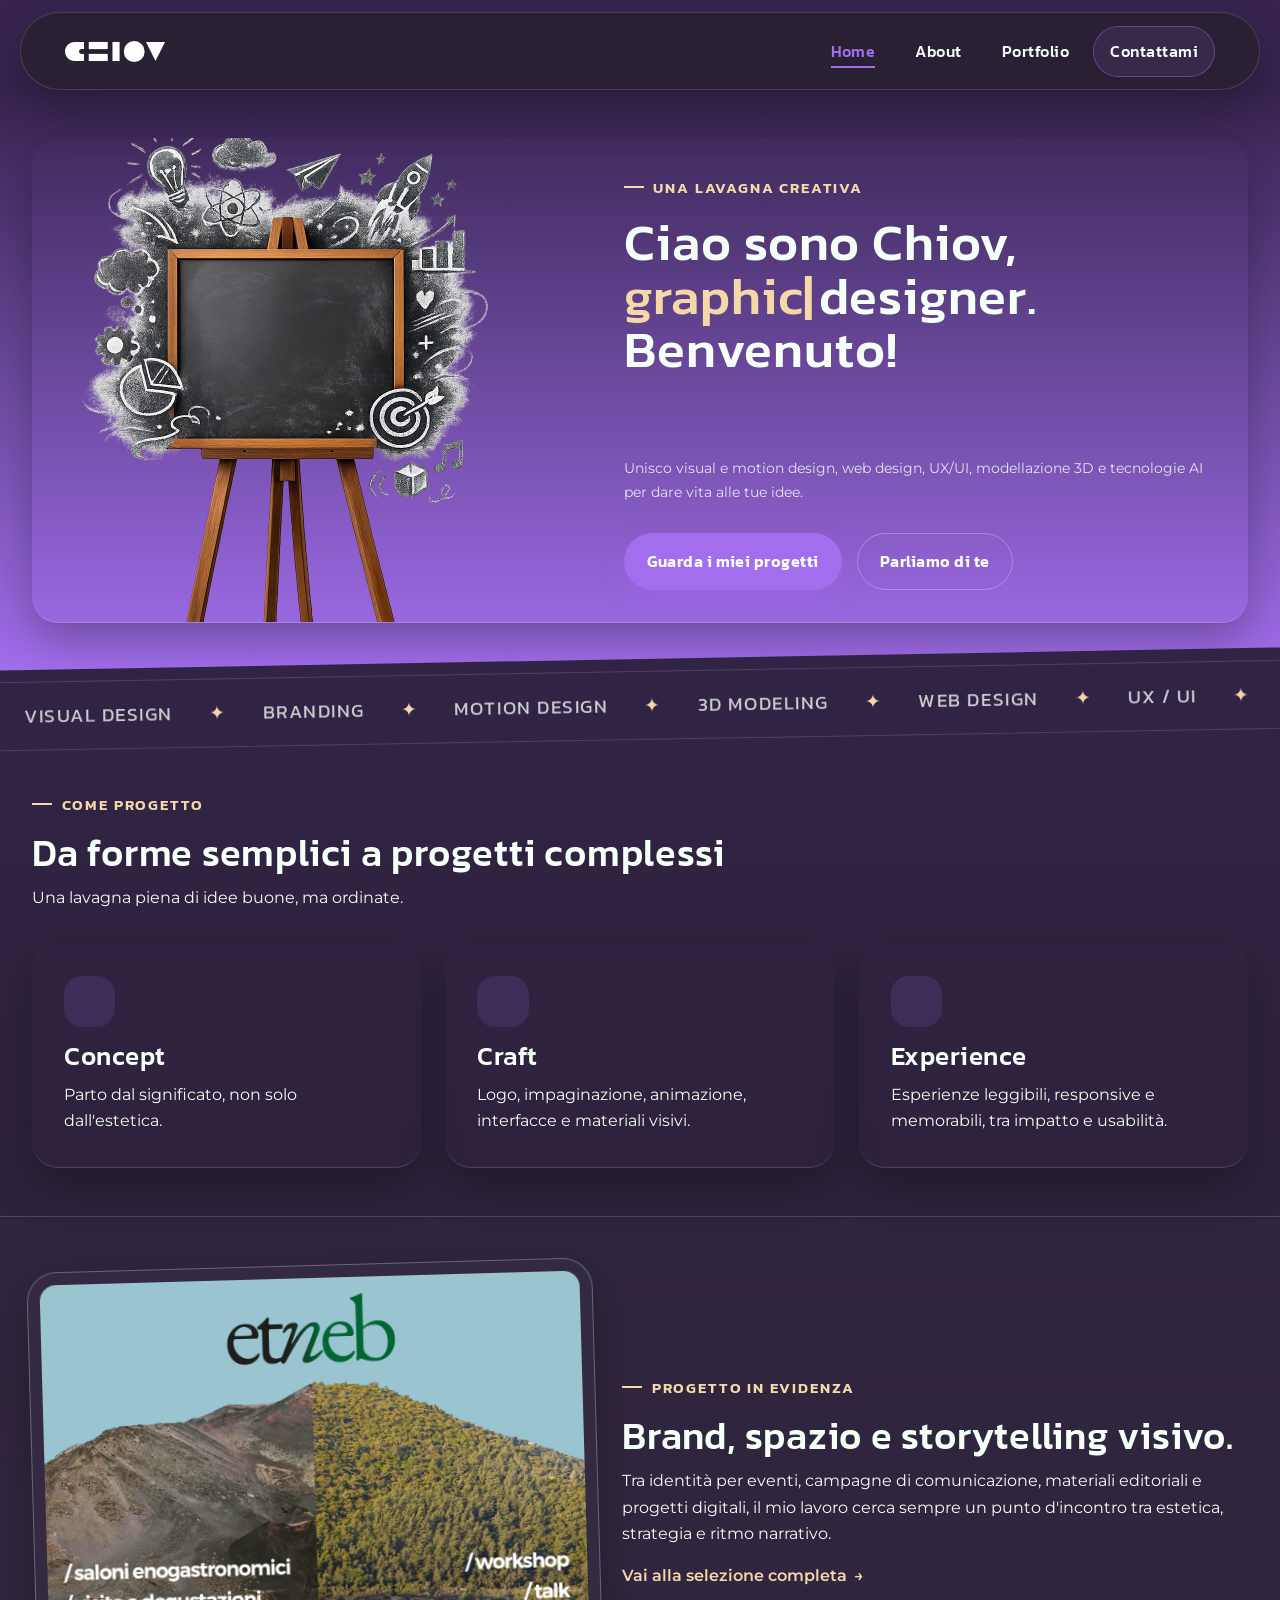
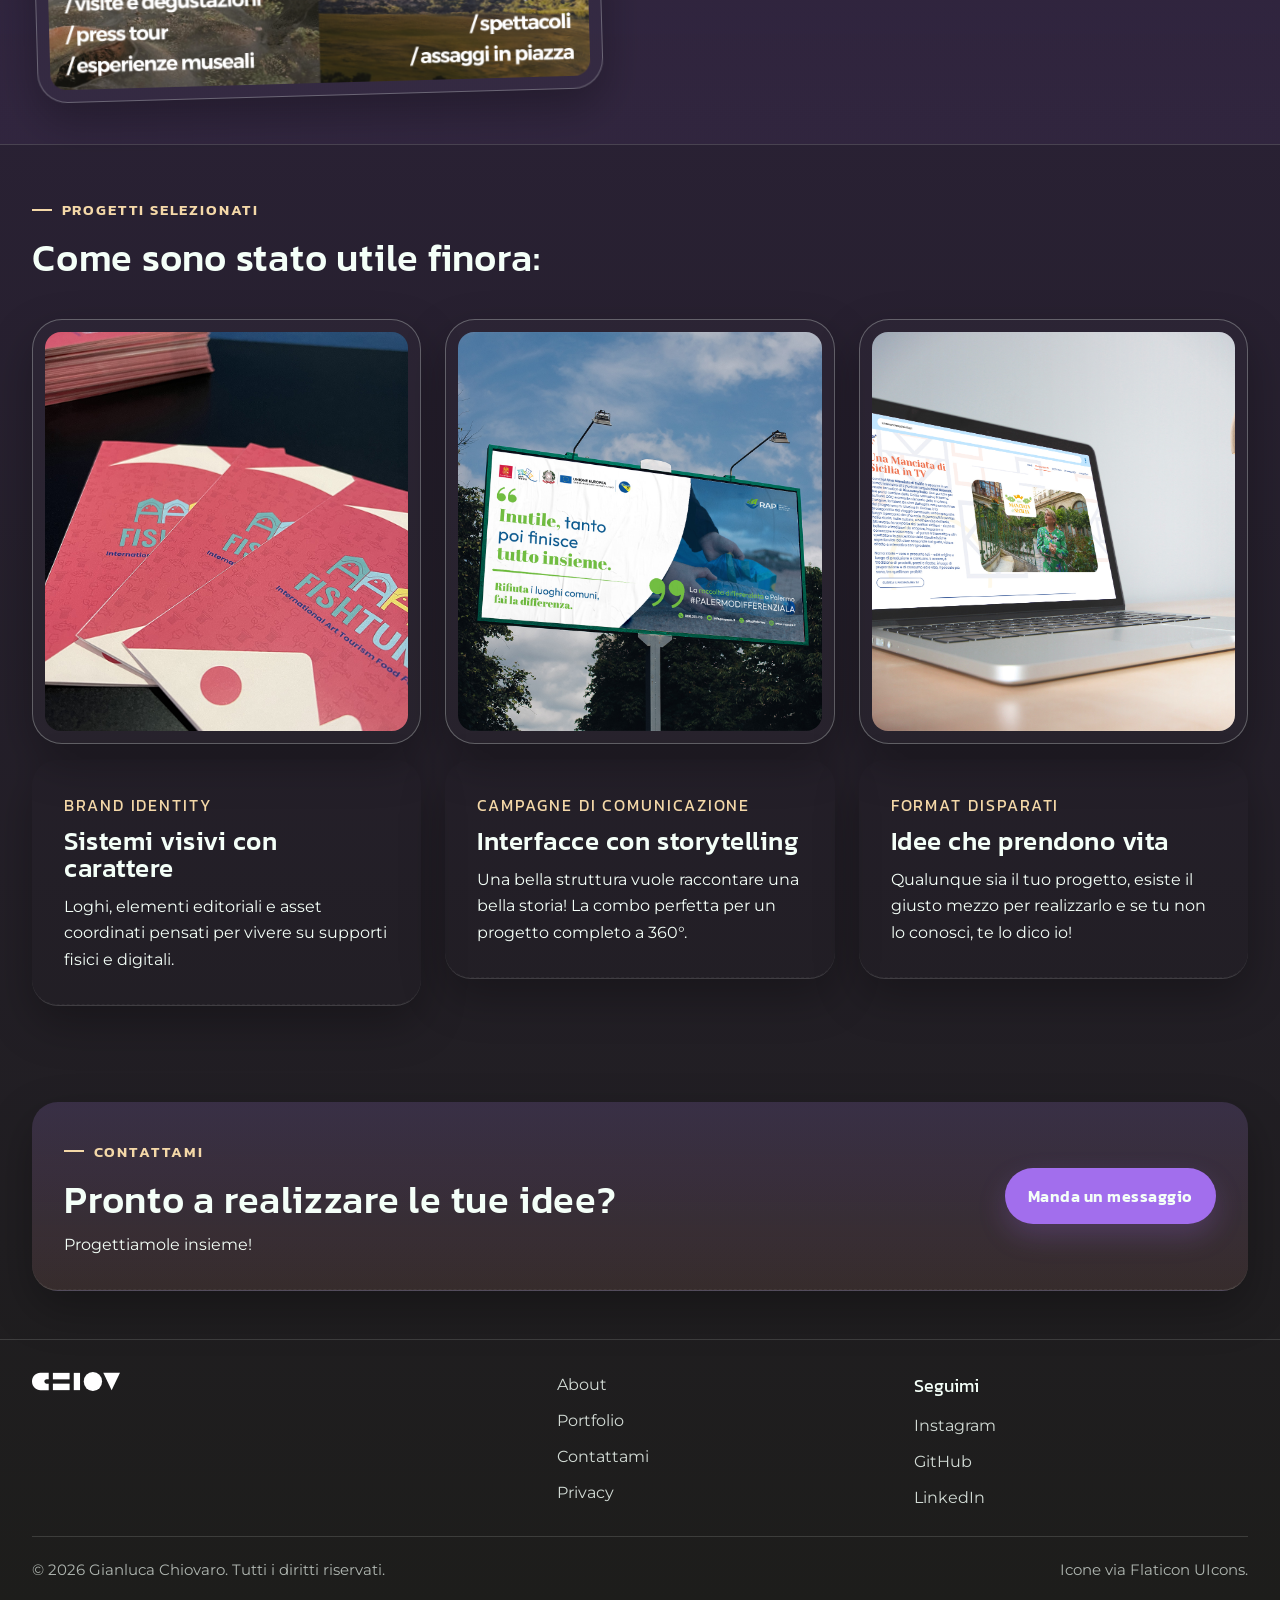
<file: index.html>
<!DOCTYPE html>
<html lang="it">
<head>
  <meta charset="UTF-8">
  <meta name="viewport" content="width=device-width, initial-scale=1.0">
  <title>Gianluca Chiovaro | Graphic Designer, Visual & Web Designer a Palermo</title>
  <meta name="description" content="Portfolio di Gianluca Chiovaro, graphic designer laureato all'Accademia di Belle Arti di Palermo. Visual design, motion design, 3D, web design, UX/UI e front-end creativo.">
  <meta name="keywords" content="Gianluca Chiovaro, graphic designer Palermo, visual designer, web designer, UX UI designer, motion design, portfolio grafico, HTML CSS">
  <meta name="author" content="Gianluca Chiovaro">
  <meta name="robots" content="index, follow">
  <meta name="theme-color" content="#1d1d1b">
  <meta property="og:locale" content="it_IT">
  <meta property="og:type" content="website">
  <meta property="og:title" content="Gianluca Chiovaro | Graphic Designer & Visual Storyteller">
  <meta property="og:description" content="Una lavagna creativa di branding, visual design, motion, 3D e web design.">
  <meta property="og:url" content="https://elchiov.github.io/portfolio/">
  <meta property="og:site_name" content="Gianluca Chiovaro Portfolio">
  <meta property="og:image" content="img/og-cover.jpg">
  <meta name="twitter:card" content="summary_large_image">
  <meta name="twitter:title" content="Gianluca Chiovaro | Graphic Designer & Visual Storyteller">
  <meta name="twitter:description" content="Una lavagna creativa di brand identity, motion, 3D, web design e UX/UI.">
  <meta name="twitter:image" content="img/og-cover.jpg">
  <link rel="canonical" href="https://elchiov.github.io/portfolio/">
  <link rel="icon" type="image/svg+xml" sizes="any" href="img/favicon.svg">
  <link rel="preconnect" href="https://fonts.googleapis.com">
  <link rel="preconnect" href="https://fonts.gstatic.com" crossorigin>
  <link href="https://fonts.googleapis.com/css2?family=Kanit:wght@300;400;500;600;700;800&family=Montserrat:wght@400;500;600;700&display=swap" rel="stylesheet">
  <link rel="stylesheet" href="https://cdn.jsdelivr.net/npm/bootstrap@5.3.7/dist/css/bootstrap.min.css">
  <link rel="stylesheet" href="https://cdn-uicons.flaticon.com/uicons-regular-rounded/css/uicons-regular-rounded.css">
  <link rel="stylesheet" href="style.css">
</head>
<body>

  <header class="site-header">
    <nav class="navbar navbar-expand-lg chalk-nav" aria-label="Navigazione principale">
      <div class="container-fluid site-shell">
        <a class="navbar-brand brand-mark" href="index.html" aria-label="Homepage di Gianluca Chiovaro">
            <img src="img/logo.svg" class="brand-mark" alt="Logo Chiov">
        </a>
        <button class="navbar-toggler chalk-toggler" type="button" data-bs-toggle="collapse" data-bs-target="#mainNavbar" aria-controls="mainNavbar" aria-expanded="false" aria-label="Apri il menu">
          <span></span>
          <span></span>
          <span></span>
        </button>
        <div class="collapse navbar-collapse" id="mainNavbar">
          <ul class="navbar-nav ms-auto align-items-lg-center gap-lg-2">
            <li class="nav-item"><a class="nav-link active" href="index.html" aria-current="page">Home</a></li>
            <li class="nav-item"><a class="nav-link" href="about.html">About</a></li>
            <li class="nav-item"><a class="nav-link" href="portfolio.html">Portfolio</a></li>
            <li class="nav-item"><a class="nav-link nav-link--cta" href="contattami.html">Contattami</a></li>
          </ul>
        </div>
      </div>
    </nav>
  </header>

  <main id="main-content">
    
    <section class="hero-section">
      <div class="container-fluid site-shell">
        <div class="split-feature chalk-card">
          <div class="hero-grid">
         <img src="img/hero-home.png" alt="Immagine di lavagna nera con illustrazioni disegnate con il gesso che simboleggiano la creatività">
          </div>
          <div class="hero-grid">
            <div class="hero-copy">
              <p class="section-kicker fade-in delay-1">Una lavagna creativa</p>
                <section class="typewriter-hero fade-in delay-1">
                  <div class="typewriter-box">
                    <h1>Ciao sono Chiov, <br>
                      <span id="typewriter-text"></span>
                      <span class="cursor">|</span> designer. <br>Benvenuto!
                    </h1>
                  </div>
                </section>
              <p class="lead-copy fade-in delay-2">Unisco visual e motion design, web design, UX/UI, modellazione 3D e tecnologie AI per dare vita alle tue idee.</p>
              <div class="hero-actions fade-in delay-3">
                <a class="btn btn-primary chalk-btn" href="portfolio.html">Guarda i miei progetti</a>
                <a class="btn btn-outline-light chalk-btn chalk-btn--ghost" href="contattami.html">Parliamo di te</a>
              </div>
           </div>
          </div>
        </div>
      </div>
    </section>

    <section class="marquee-section" aria-label="Competenze principali">
      <div class="marquee-track">
        <span>Visual Design</span>
        <span>Branding</span>
        <span>Motion Design</span>
        <span>3D Modeling</span>
        <span>Web Design</span>
        <span>UX / UI</span>
        <span>Web writing</span>
        <span>AI Design</span>
        <span>Visual Design</span>
        <span>Branding</span>
        <span>Motion Design</span>
        <span>3D Modeling</span>
        <span>Web Design</span>
        <span>UX / UI</span>
      </div>
    </section>

    <section class="section-block">
      <div class="container-fluid site-shell">
        <div class="section-head">
          <p class="section-kicker">Come progetto</p>
          <h2>Da forme semplici a progetti complessi</h2>
          <p>Una lavagna piena di idee buone, ma ordinate.</p>
        </div>
        <div class="approach-grid">
          <article class="chalk-card icon-card fade-in delay-1">
            <div class="icon-badge"><i class="fi fi-rr-bulb"></i></div>
            <h3>Concept</h3>
            <p>Parto dal significato, non solo dall'estetica.</p>
          </article>
          <article class="chalk-card icon-card fade-in delay-2">
            <div class="icon-badge"><i class="fi fi-rr-pencil-paintbrush"></i></div>
            <h3>Craft</h3>
            <p>Logo, impaginazione, animazione, interfacce e materiali visivi.</p>
          </article>
          <article class="chalk-card icon-card fade-in delay-3">
            <div class="icon-badge"><i class="fi fi-rr-screen"></i></div>
            <h3>Experience</h3>
            <p>Esperienze leggibili, responsive e memorabili, tra impatto e usabilità.</p>
          </article>
        </div>
      </div>
    </section>

    <section class="section-block section-block--contrast">
      <div class="container-fluid site-shell">
        <div class="split-feature">
          <div class="split-feature__media chalk-frame chalk-frame--tilt-left">
            <img src="img/etneb/etneb-copertina.png" alt="Anteprima di un progetto in evidenza">
          </div>
          <div class="split-feature__copy fade-in">
            <p class="section-kicker">Progetto in evidenza</p>
            <h2>Brand, spazio e storytelling visivo.</h2>
            <p>Tra identità per eventi, campagne di comunicazione, materiali editoriali e progetti digitali, il mio lavoro cerca sempre un punto d'incontro tra estetica, strategia e ritmo narrativo.</p>
            <a class="text-link" href="portfolio.html">Vai alla selezione completa <span aria-hidden="true">→</span></a>
          </div>
        </div>
      </div>
    </section>

    <section class="section-block">
      <div class="container-fluid site-shell">
        <div class="section-head section-head--compact">
          <p class="section-kicker">Progetti selezionati</p>
          <h2>Come sono stato utile finora:</h2>
        </div>
        <div class="project-grid">
          <article class="project-card">
            <a href="portfolio.html#project-01" class="project-card__link">
              <div class="project-card__image chalk-frame fade-in delay-1">
                <img src="img/fishtuna/fishtuna-copertina.jpg" alt="Anteprima progetto">
              </div>
              <div class="project-card__body chalk-card fade-in">
                <p class="project-card__category">Brand identity</p>
                <h3>Sistemi visivi con carattere</h3>
                <p>Loghi, elementi editoriali e asset coordinati pensati per vivere su supporti fisici e digitali.</p>
              </div>
            </a>
          </article>
          <article class="project-card">
            <a href="portfolio.html#project-02" class="project-card__link">
              <div class="project-card__image chalk-frame fade-in delay-2">
                <img src="img/rap/rap-copertina.jpg" alt="Anteprima progetto">
              </div>
              <div class="project-card__body chalk-card fade-in">
                <p class="project-card__category">Campagne di comunicazione</p>
                <h3>Interfacce con storytelling</h3>
                <p>Una bella struttura vuole raccontare una bella storia! La combo perfetta per un progetto completo a 360°. </p>
              </div>
            </a>
          </article>
          <article class="project-card">
            <a href="portfolio.html#project-03" class="project-card__link">
              <div class="project-card__image chalk-frame fade-in delay-3">
                <img src="img/umds/umds-copertina.jpg" alt="Anteprima progetto">
              </div>
              <div class="project-card__body chalk-card fade-in">
                <p class="project-card__category">Format disparati</p>
                <h3>Idee che prendono vita</h3>
                <p>Qualunque sia il tuo progetto, esiste il giusto mezzo per realizzarlo e se tu non lo conosci, te lo dico io!</p>
              </div>
            </a>
          </article>
        </div>
      </div>
    </section>

    <section class="section-block section-block--contact-cta">
      <div class="container-fluid site-shell">
        <div class="cta-panel chalk-card chalk-card--accent fade-in">
          <div>
            <p class="section-kicker">Contattami</p>
            <h2>Pronto a realizzare le tue idee?</h2>
            <p>Progettiamole insieme!</p>
          </div>
          <a class="btn btn-primary chalk-btn" href="contattami.html">Manda un messaggio</a>
        </div>
      </div>
    </section>
  </main>

  <footer class="site-footer">
    <div class="container-fluid site-shell">
      <div class="footer-grid">
        <div>
            <a class="footer-brand brand-mark" href="index.html" aria-label="Homepage di Chiov">
            <img src="img/logo.svg" class="brand-mark" alt="Logo Chiov">
            </a>
        </div>
        <nav aria-label="Link secondari">
          <ul class="footer-links">
            <li><a href="about.html">About</a></li>
            <li><a href="portfolio.html">Portfolio</a></li>
            <li><a href="contattami.html">Contattami</a></li>
            <li><a href="privacy.html">Privacy</a></li>
          </ul>
        </nav>
        <div>
          <p class="footer-title">Seguimi</p>
          <ul class="social-links">
            <li><a href="https://www.instagram.com/chiov_99/" target="_blank" rel="noopener noreferrer">Instagram</a></li>
            <li><a href="https://github.com/Elchiov" target="_blank" rel="noopener noreferrer">GitHub</a></li>
            <li><a href="https://www.linkedin.com/in/chiov99/" target="_blank" rel="noopener noreferrer">LinkedIn</a></li>
          </ul>
        </div>
      </div>
      <div class="footer-bottom">
        <p>© 2026 Gianluca Chiovaro. Tutti i diritti riservati.</p>
        <p>Icone via Flaticon UIcons.</p>
      </div>
    </div>
  </footer>

  <script src="https://cdn.jsdelivr.net/npm/bootstrap@5.3.7/dist/js/bootstrap.bundle.min.js"></script>
  <script>
  const phrases = [
    "graphic",
    "motion",
    "visual",
    "UX/UI",
    "web",
    "AI"
  ];

  const textElement = document.getElementById("typewriter-text");

  let phraseIndex = 0;
  let letterIndex = 0;
  let isDeleting = false;
  let typingSpeed = 100;

  function typeEffect() {
    const currentPhrase = phrases[phraseIndex];

    if (!isDeleting) {
      textElement.textContent = currentPhrase.substring(0, letterIndex + 1);
      letterIndex++;

      if (letterIndex === currentPhrase.length) {
        isDeleting = true;
        typingSpeed = 1600; // pausa a fine frase
      } else {
        typingSpeed = 100;
      }
    } else {
      textElement.textContent = currentPhrase.substring(0, letterIndex - 1);
      letterIndex--;

      if (letterIndex === 0) {
        isDeleting = false;
        phraseIndex = (phraseIndex + 1) % phrases.length;
        typingSpeed = 400; // pausa prima della frase successiva
      } else {
        typingSpeed = 45;
      }
    }

    setTimeout(typeEffect, typingSpeed);
  }

  typeEffect();
</script>

<script>
  const elements = document.querySelectorAll('.fade-in');

  const observer = new IntersectionObserver((entries) => {
    entries.forEach(entry => {
      if (entry.isIntersecting) {
        entry.target.classList.add('show');
      }
    });
  }, {
    threshold: 0.2
  });

  elements.forEach(el => observer.observe(el));
</script>

</body>
</html>
</file>
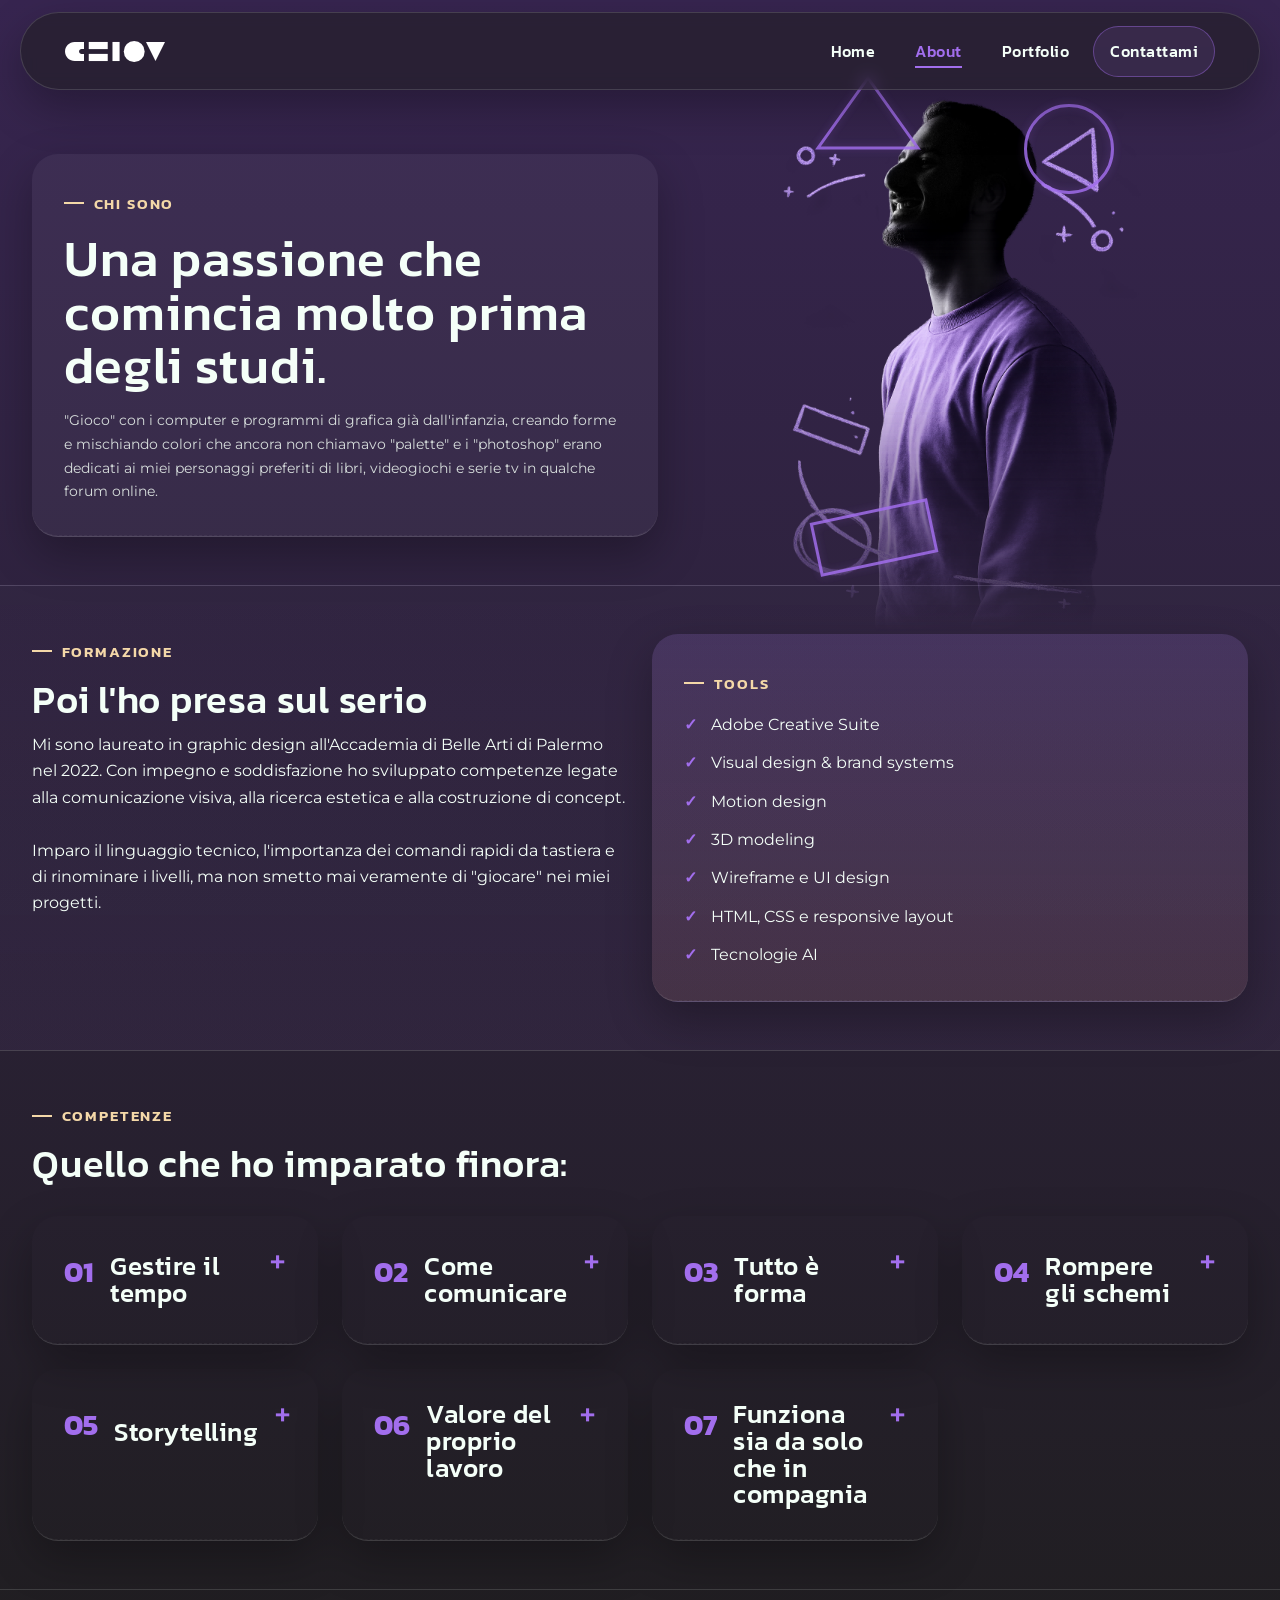
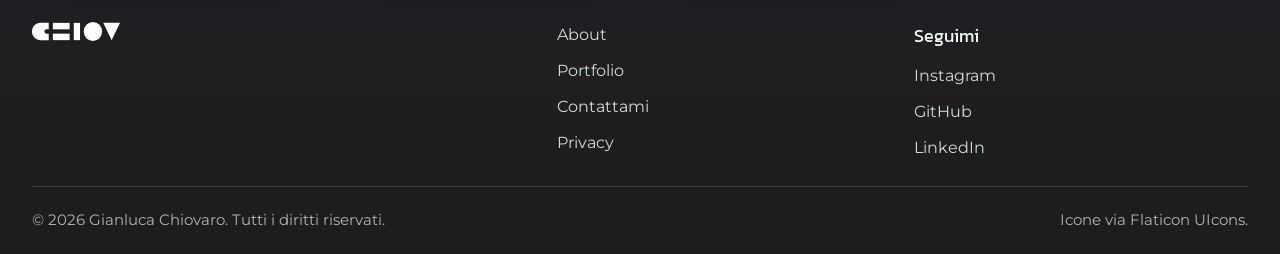
<file: about.html>
<!DOCTYPE html>
<html lang="it">
<head>
  <meta charset="UTF-8">
  <meta name="viewport" content="width=device-width, initial-scale=1.0">
  <title>About | Gianluca Chiovaro, Graphic Designer a Palermo</title>
  <meta name="description" content="Scopri il profilo di Gianluca Chiovaro: formazione, approccio progettuale, strumenti e visione creativa tra visual design, web e UX/UI.">
  <meta name="robots" content="index, follow">
  <meta name="theme-color" content="#1d1d1b">
  <meta property="og:locale" content="it_IT">
  <meta property="og:type" content="website">
  <meta property="og:title" content="About | Gianluca Chiovaro">
  <meta property="og:description" content="Il mio approccio tra visual design, motion, 3D e progettazione digitale.">
  <meta property="og:url" content="https://elchiov.github.io/portfolio/about.html">
  <meta property="og:image" content="img/og-cover.jpg">
  <link rel="canonical" href="https://elchiov.github.io/portfolio/about.html">
  <link rel="icon" type="image/svg+xml" sizes="any" href="img/favicon.svg">
  <link rel="preconnect" href="https://fonts.googleapis.com">
  <link rel="preconnect" href="https://fonts.gstatic.com" crossorigin>
  <link href="https://fonts.googleapis.com/css2?family=Kanit:wght@300;400;500;600;700;800&family=Montserrat:wght@400;500;600;700&display=swap" rel="stylesheet">
  <link rel="stylesheet" href="https://cdn.jsdelivr.net/npm/bootstrap@5.3.7/dist/css/bootstrap.min.css">
  <link rel="stylesheet" href="https://cdn-uicons.flaticon.com/uicons-regular-rounded/css/uicons-regular-rounded.css">
  <link rel="stylesheet" href="style.css">
</head>
<body>
  <header class="site-header">
    <nav class="navbar navbar-expand-lg chalk-nav" aria-label="Navigazione principale">
      <div class="container-fluid site-shell">
        <a class="navbar-brand brand-mark" href="index.html" aria-label="Homepage di Gianluca Chiovaro">
            <img src="img/logo.svg" class="brand-mark" alt="Logo Chiov">
        </a>
        <button class="navbar-toggler chalk-toggler" type="button" data-bs-toggle="collapse" data-bs-target="#mainNavbar" aria-controls="mainNavbar" aria-expanded="false" aria-label="Apri il menu">
          <span></span>
          <span></span>
          <span></span>
        </button>
        <div class="collapse navbar-collapse" id="mainNavbar">
          <ul class="navbar-nav ms-auto align-items-lg-center gap-lg-2">
            <li class="nav-item"><a class="nav-link" href="index.html" aria-current="page">Home</a></li>
            <li class="nav-item"><a class="nav-link active" href="about.html" aria-current="page">About</a></li>
            <li class="nav-item"><a class="nav-link" href="portfolio.html">Portfolio</a></li>
            <li class="nav-item"><a class="nav-link nav-link--cta" href="contattami.html">Contattami</a></li>
          </ul>
        </div>
      </div>
    </nav>
  </header>

  <main id="main-content" class="page-main">
    <section class="page-hero">
      <div class="container-fluid site-shell">
        <div class="page-hero__grid">
          <div class="chalk-card chalk-card--soft">
            <p class="section-kicker fade-in delay-1">Chi sono</p>
            <h1 class="fade-in delay-2">Una passione che comincia molto prima degli studi.</h1>
            <p class="lead-copy fade-in delay-3">"Gioco" con i computer e programmi di grafica già dall'infanzia, creando forme e mischiando colori che ancora non chiamavo "palette" e i "photoshop" erano dedicati ai miei personaggi preferiti di libri, videogiochi e serie tv in qualche forum online.</p>
          </div>

          <div class="hero-portrait fade-in delay-3">
            <div class="geo-shapes">
              <span class="shape circle"></span>
              <svg class="shape triangle" height="100" width="200">
                <polygon points="150,90 100,20 50,90" style="fill:transparent;stroke:#a26eed;stroke-width:3" />
              </svg>
              <span class="shape rect"></span>
            </div>
            <img src="img/chiov.png" alt="Foto profilo di Chiov">
          </div>
        </div>
      </div>
    </section>

    <section class="section-block section-block--contrast">
      <div class="container-fluid site-shell">
        <div class="cv-layout">
          <article class="section-head">
            <p class="section-kicker fade-in delay-1">Formazione</p>
            <h2 class="fade-in delay-2">Poi l'ho presa sul serio</h2>
            <p class="fade-in delay-3">Mi sono laureato in graphic design all'Accademia di Belle Arti di Palermo nel 2022.
              Con impegno e soddisfazione ho sviluppato competenze legate alla comunicazione visiva, alla ricerca estetica e alla costruzione di concept.</p>
            <p class="fade-in delay-3"><br>Imparo il linguaggio tecnico, l'importanza dei comandi rapidi da tastiera e di rinominare i livelli, ma non smetto mai veramente di "giocare" nei miei progetti.</p>
          </article>
          <aside class="chalk-card chalk-card--accent fade-in delay-3">
            <p class="section-kicker">Tools</p>
            <ul class="check-list">
              <li>Adobe Creative Suite</li>
              <li>Visual design &amp; brand systems</li>
              <li>Motion design</li>
              <li>3D modeling</li>
              <li>Wireframe e UI design</li>
              <li>HTML, CSS e responsive layout</li>
              <li>Tecnologie AI</li>
            </ul>
          </aside>
        </div>
      </div>
    </section>

    <section class="section-block">
      <div class="container-fluid site-shell">
        <div class="section-head">
          <p class="section-kicker fade-in delay-1">Competenze</p>
          <h2 class="fade-in delay-2">Quello che ho imparato finora:</h2>
        </div>

        <div class="timeline-grid fade-in delay-3">
          <article class="chalk-card timeline-step">
            <button class="timeline-step__trigger" type="button" aria-expanded="false">
              <span class="timeline-step__num">01</span>
                <h3>Gestire il tempo</h3>
              <span class="timeline-step__plus">+</span>
            </button>
          <div class="timeline-step__content">
            <p>Prendersi il giusto tempo per la progettazione significa impiegarne meno nella realizzazione, l'ottimizzazione è fondamentale.</p>
          </div>
          </article>

      <article class="chalk-card timeline-step">
        <button class="timeline-step__trigger" type="button" aria-expanded="false">
          <span class="timeline-step__num">02</span>
          <h3>Come comunicare</h3>
          <span class="timeline-step__plus">+</span>
        </button>
        <div class="timeline-step__content">
          <p>Per quanto mi piaccia prendermi poco sul serio, a volte il tecnicismo in più può aiutare a definire la giusta direzione.</p>
        </div>
      </article>

      <article class="chalk-card timeline-step">
        <button class="timeline-step__trigger" type="button" aria-expanded="false">
          <span class="timeline-step__num">03</span>
          <h3>Tutto è forma</h3>
          <span class="timeline-step__plus">+</span>
        </button>
        <div class="timeline-step__content">
          <p>Molti colleghi mi capiranno: dopo anni di comunicazione visiva e teoria sulla percezione, tutto diventa un'insieme logico di forme, margini e misure.</p>
        </div>
      </article>

      <article class="chalk-card timeline-step">
        <button class="timeline-step__trigger" type="button" aria-expanded="false">
          <span class="timeline-step__num">04</span>
          <h3>Rompere gli schemi</h3>
          <span class="timeline-step__plus">+</span>
        </button>
        <div class="timeline-step__content">
          <p>"Le regole sono fatte per essere infrante": per carità, senza esagerare ma, per quanto banale, rompere gli schemi può portare a risultati incredibili!</p>
        </div>
      </article>

         <article class="chalk-card timeline-step">
           <button class="timeline-step__trigger" type="button" aria-expanded="false">
             <span class="timeline-step__num">05</span>
             <h3>Storytelling</h3>
              <span class="timeline-step__plus">+</span>
           </button>
           <div class="timeline-step__content">
              <p>Realizzare progetti "belli da vedere" è sicuramente soddisfacente ma questi diventano realmente "importanti" quando raccontano una storia, un sentimento, un processo.</p>
            </div>
         </article>

          <article class="chalk-card timeline-step">
            <button class="timeline-step__trigger" type="button" aria-expanded="false">
              <span class="timeline-step__num">06</span>
              <h3>Valore del proprio lavoro</h3>
              <span class="timeline-step__plus">+</span>
           </button>
           <div class="timeline-step__content">
          <p>Qui sembrare spocchiosi purtroppo è naturale ma, senza malizia, a volte darsi una pacca sulla spalla da soli può aiutarti a rimanere sognatori e professionisti.</p>
           </div>
          </article>

          <article class="chalk-card timeline-step">
            <button class="timeline-step__trigger" type="button" aria-expanded="false">
              <span class="timeline-step__num">07</span>
              <h3>Funziona sia da solo che in compagnia</h3>
              <span class="timeline-step__plus">+</span>
            </button>
            <div class="timeline-step__content">
              <p>Ho avuto modo di lavorare in squadra e di essere "il capo di me stesso", entrambe le situazioni, nonostante tutto, funzionano!</p>
            </div>
          </article>
        </div>
      </div>
    </section>
  </main>

  <footer class="site-footer">
    <div class="container-fluid site-shell">
      <div class="footer-grid">
        <div>
            <a class="footer-brand brand-mark" href="index.html" aria-label="Homepage di Gianluca Chiovaro">
            <img src="img/logo.svg" class="brand-mark" alt="Logo Chiov">
            </a>
        </div>
        <nav aria-label="Link secondari">
          <ul class="footer-links">
            <li><a href="about.html">About</a></li>
            <li><a href="portfolio.html">Portfolio</a></li>
            <li><a href="contattami.html">Contattami</a></li>
            <li><a href="privacy.html">Privacy</a></li>
          </ul>
        </nav>
        <div>
          <p class="footer-title">Seguimi</p>
          <ul class="social-links">
            <li><a href="https://www.instagram.com/chiov_99/" target="_blank" rel="noopener noreferrer">Instagram</a></li>
            <li><a href="https://github.com/Elchiov" target="_blank" rel="noopener noreferrer">GitHub</a></li>
            <li><a href="https://www.linkedin.com/in/chiov99/" target="_blank" rel="noopener noreferrer">LinkedIn</a></li>
          </ul>
        </div>
      </div>
      <div class="footer-bottom">
        <p>© 2026 Gianluca Chiovaro. Tutti i diritti riservati.</p>
        <p>Icone via Flaticon UIcons.</p>
      </div>
    </div>
  </footer>
  <script src="https://cdn.jsdelivr.net/npm/bootstrap@5.3.7/dist/js/bootstrap.bundle.min.js"></script>

<script>
  const elements = document.querySelectorAll('.fade-in');

  const observer = new IntersectionObserver((entries) => {
    entries.forEach(entry => {
      if (entry.isIntersecting) {
        entry.target.classList.add('show');
      }
    });
  }, {
    threshold: 0.2
  });

  elements.forEach(el => observer.observe(el));
</script>  

<script>
  const accordionButtons = document.querySelectorAll('.timeline-step__trigger');

  accordionButtons.forEach((button) => {
    button.addEventListener('click', () => {
      const currentStep = button.closest('.timeline-step');
      const isOpen = currentStep.classList.contains('is-open');

      document.querySelectorAll('.timeline-step').forEach((step) => {
        step.classList.remove('is-open');
        step.querySelector('.timeline-step__trigger').setAttribute('aria-expanded', 'false');
      });

      if (!isOpen) {
        currentStep.classList.add('is-open');
        button.setAttribute('aria-expanded', 'true');
      }
    });
  });
</script>  

</body>
</html>
</file>
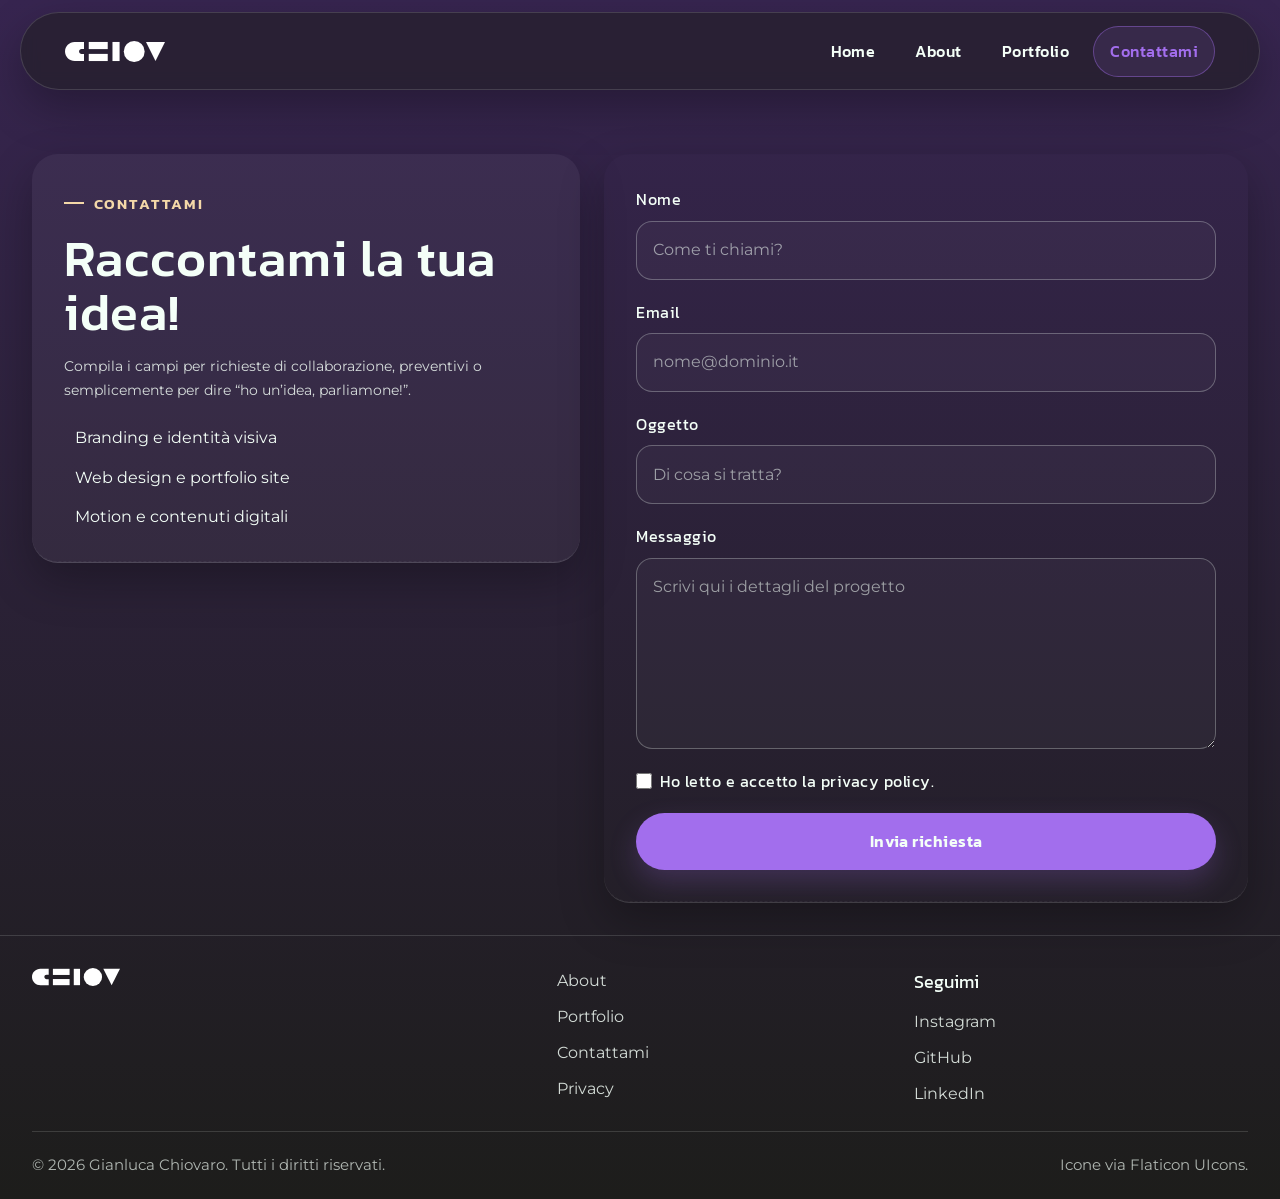
<file: contattami.html>
<!DOCTYPE html>
<html lang="it">
<head>
  <meta charset="UTF-8">
  <meta name="viewport" content="width=device-width, initial-scale=1.0">
  <title>Contattami | Gianluca Chiovaro</title>
  <meta name="description" content="Contatta Gianluca Chiovaro tramite il form del portfolio per collaborazioni, progetti creativi, branding, motion, web design e UX/UI.">
  <meta name="robots" content="index, follow">
  <meta name="theme-color" content="#1d1d1b">
  <meta property="og:title" content="Contattami | Gianluca Chiovaro">
  <meta property="og:description" content="Apri una conversazione per il tuo prossimo progetto creativo.">
  <meta property="og:image" content="img/og-cover.jpg">
  <meta property="og:url" content="https://elchiov.github.io/portfolio/contattami.html">
  <link rel="canonical" href="https://elchiov.github.io/portfolio/contattami.html">
  <link rel="icon" type="image/svg+xml" sizes="any" href="img/favicon.svg">
  <link rel="preconnect" href="https://fonts.googleapis.com">
  <link rel="preconnect" href="https://fonts.gstatic.com" crossorigin>
  <link href="https://fonts.googleapis.com/css2?family=Kanit:wght@300;400;500;600;700;800&family=Montserrat:wght@400;500;600;700&display=swap" rel="stylesheet">
  <link rel="stylesheet" href="https://cdn.jsdelivr.net/npm/bootstrap@5.3.7/dist/css/bootstrap.min.css">
  <link rel="stylesheet" href="https://cdn-uicons.flaticon.com/uicons-regular-rounded/css/uicons-regular-rounded.css">
  <link rel="stylesheet" href="style.css">
</head>
<body>
  <header class="site-header">
    <nav class="navbar navbar-expand-lg chalk-nav" aria-label="Navigazione principale">
      <div class="container-fluid site-shell">
        <a class="navbar-brand brand-mark" href="index.html" aria-label="Homepage di Gianluca Chiovaro">
            <img src="img/logo.svg" class="brand-mark" alt="Logo Chiov">
        </a>
        <button class="navbar-toggler chalk-toggler" type="button" data-bs-toggle="collapse" data-bs-target="#mainNavbar" aria-controls="mainNavbar" aria-expanded="false" aria-label="Apri il menu">
          <span></span>
          <span></span>
          <span></span>
        </button>
        <div class="collapse navbar-collapse" id="mainNavbar">
          <ul class="navbar-nav ms-auto align-items-lg-center gap-lg-2">
            <li class="nav-item"><a class="nav-link" href="index.html" aria-current="page">Home</a></li>
            <li class="nav-item"><a class="nav-link" href="about.html">About</a></li>
            <li class="nav-item"><a class="nav-link" href="portfolio.html">Portfolio</a></li>
            <li class="nav-item"><a class="nav-link nav-link--cta active" href="contattami.html" aria-current="page">Contattami</a></li>
          </ul>
        </div>
      </div>
    </nav>
  </header>

  <main id="main-content" class="page-main">
    <section class="page-hero page-hero--compact">
      <div class="container-fluid site-shell">
        <div class="contact-layout">
          <div class="chalk-card chalk-card--soft">
            <p class="section-kicker">Contattami</p>
            <h1>Raccontami la tua idea!</h1>
            <p class="lead-copy">Compila i campi per richieste di collaborazione, preventivi o semplicemente per dire “ho un’idea, parliamone!”.</p>
            <ul class="contact-points">
              <li><i class="fi fi-rr-comment"></i> Branding e identità visiva</li>
              <li><i class="fi fi-rr-browser"></i> Web design e portfolio site</li>
              <li><i class="fi fi-rr-play"></i> Motion e contenuti digitali</li>
            </ul>
          </div>
          <form class="chalk-card contact-form" action="#" method="post">
            <div class="form-field">
              <label for="name">Nome</label>
              <input type="text" id="name" name="name" placeholder="Come ti chiami?" required>
            </div>
            <div class="form-field">
              <label for="email">Email</label>
              <input type="email" id="email" name="email" placeholder="nome@dominio.it" required>
            </div>
            <div class="form-field">
              <label for="subject">Oggetto</label>
              <input type="text" id="subject" name="subject" placeholder="Di cosa si tratta?" required>
            </div>
            <div class="form-field">
              <label for="message">Messaggio</label>
              <textarea id="message" name="message" rows="6" placeholder="Scrivi qui i dettagli del progetto" required></textarea>
            </div>
            <div class="form-field form-field--checkbox">
              <input type="checkbox" id="privacy" name="privacy" required>
              <label for="privacy">Ho letto e accetto la <a href="privacy.html">privacy policy</a>.</label>
            </div>
            <button class="btn btn-primary chalk-btn" type="submit">Invia richiesta</button>
          </form>
        </div>
      </div>
    </section>
  </main>

  <footer class="site-footer">
    <div class="container-fluid site-shell">
      <div class="footer-grid">
        <div>
            <a class="footer-brand brand-mark" href="index.html" aria-label="Homepage di Gianluca Chiovaro">
            <img src="img/logo.svg" class="brand-mark" alt="Logo Chiov">
            </a>
        </div>
        <nav aria-label="Link secondari">
          <ul class="footer-links">
            <li><a href="about.html">About</a></li>
            <li><a href="portfolio.html">Portfolio</a></li>
            <li><a href="contattami.html">Contattami</a></li>
            <li><a href="privacy.html">Privacy</a></li>
          </ul>
        </nav>
        <div>
          <p class="footer-title">Seguimi</p>
          <ul class="social-links">
            <li><a href="https://www.instagram.com/chiov_99/" target="_blank" rel="noopener noreferrer">Instagram</a></li>
            <li><a href="https://github.com/Elchiov" target="_blank" rel="noopener noreferrer">GitHub</a></li>
            <li><a href="https://www.linkedin.com/in/chiov99/" target="_blank" rel="noopener noreferrer">LinkedIn</a></li>
          </ul>
        </div>
      </div>
      <div class="footer-bottom">
        <p>© 2026 Gianluca Chiovaro. Tutti i diritti riservati.</p>
        <p>Icone via Flaticon UIcons.</p>
      </div>
    </div>
  </footer>
  <script src="https://cdn.jsdelivr.net/npm/bootstrap@5.3.7/dist/js/bootstrap.bundle.min.js"></script>
</body>
</html>
</file>
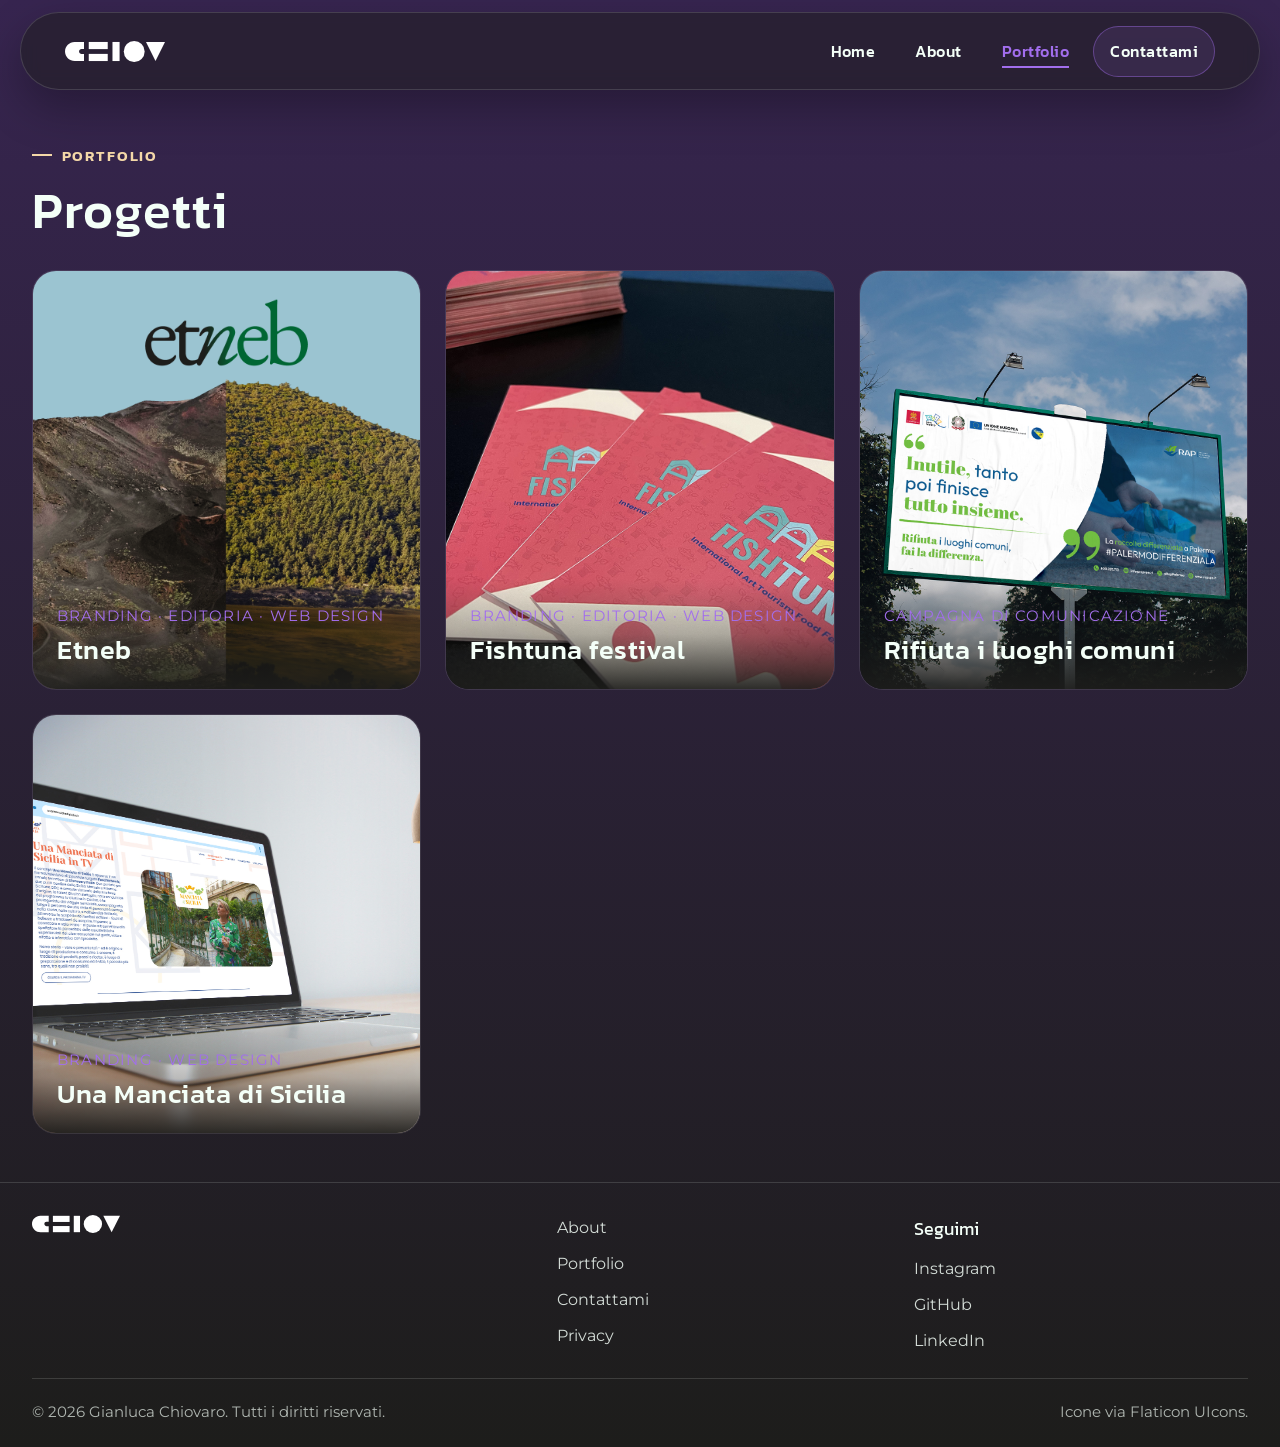
<file: portfolio.html>
<!DOCTYPE html>
<html lang="it">
<head>
  <meta charset="UTF-8">
  <meta name="viewport" content="width=device-width, initial-scale=1.0">
  <title>Portfolio | Gianluca Chiovaro</title>
  <meta name="description" content="Selezione di progetti di Gianluca Chiovaro tra brand identity, grafica editoriale, campagne, motion, 3D, web design e UX/UI.">
  <meta name="robots" content="index, follow">
  <meta name="theme-color" content="#1d1d1b">
  <meta property="og:title" content="Portfolio | Gianluca Chiovaro">
  <meta property="og:description" content="Una galleria di lavori tra branding, digital, motion e 3D.">
  <meta property="og:image" content="img/og-cover.jpg">
  <meta property="og:url" content="https://elchiov.github.io/portfolio/portfolio.html">
  <link rel="canonical" href="https://elchiov.github.io/portfolio/portfolio.html">
  <link rel="icon" type="image/svg+xml" sizes="any" href="img/favicon.svg">
  <link rel="preconnect" href="https://fonts.googleapis.com">
  <link rel="preconnect" href="https://fonts.gstatic.com" crossorigin>
  <link href="https://fonts.googleapis.com/css2?family=Kanit:wght@300;400;500;600;700;800&family=Montserrat:wght@400;500;600;700&display=swap" rel="stylesheet">
  <link rel="stylesheet" href="https://cdn.jsdelivr.net/npm/bootstrap@5.3.7/dist/css/bootstrap.min.css">
  <link rel="stylesheet" href="https://cdn-uicons.flaticon.com/uicons-regular-rounded/css/uicons-regular-rounded.css">
  <link rel="stylesheet" href="style.css">
</head>
<body>
  <header class="site-header">
    <nav class="navbar navbar-expand-lg chalk-nav" aria-label="Navigazione principale">
      <div class="container-fluid site-shell">
        <a class="navbar-brand brand-mark" href="index.html" aria-label="Homepage di Gianluca Chiovaro">
            <img src="img/logo.svg" class="brand-mark" alt="Logo Chiov">
        </a>
        <button class="navbar-toggler chalk-toggler" type="button" data-bs-toggle="collapse" data-bs-target="#mainNavbar" aria-controls="mainNavbar" aria-expanded="false" aria-label="Apri il menu">
          <span></span>
          <span></span>
          <span></span>
        </button>
        <div class="collapse navbar-collapse" id="mainNavbar">
          <ul class="navbar-nav ms-auto align-items-lg-center gap-lg-2">
            <li class="nav-item"><a class="nav-link" href="index.html" aria-current="page">Home</a></li>
            <li class="nav-item"><a class="nav-link" href="about.html">About</a></li>
            <li class="nav-item"><a class="nav-link active" href="portfolio.html" aria-current="page">Portfolio</a></li>
            <li class="nav-item"><a class="nav-link nav-link--cta" href="contattami.html">Contattami</a></li>
          </ul>
        </div>
      </div>
    </nav>
  </header>

<main class="portfolio-page">

  <section class="portfolio-list section-block">
    <div class="container-fluid site-shell">
      <div class="section-head">
        <p class="section-kicker fade-in delay-1">Portfolio</p>
        <h1 class="fade-in delay-2">Progetti</h1>
      </div>

      <div class="projects-grid fade-in delay-3">        

        <article class="project-card" data-project="project-04">
          <img src="img/etneb/etneb-copertina-2.png" alt="Progetto Etneb">
          <div class="project-card__content">
            <p class="project-card__meta">Branding · Editoria · Web design</p>
            <h2>Etneb</h2>
          </div>
        </article>          

        <article class="project-card" data-project="project-01">
          <img src="img/fishtuna/fishtuna-copertina.jpg" alt="Progetto Fishtuna 2023">
          <div class="project-card__content">
            <p class="project-card__meta">Branding · Editoria · Web design</p>
            <h2>Fishtuna festival</h2>
          </div>
        </article>

        <article class="project-card" data-project="project-02">
          <img src="img/rap/rap-copertina.jpg" alt="Campagna di comunicazione per RAP">
          <div class="project-card__content">
            <p class="project-card__meta">Campagna di comunicazione</p>
            <h2>Rifiuta i luoghi comuni</h2>
          </div>
        </article>

        <article class="project-card" data-project="project-03">
          <img src="img/umds/umds-copertina.jpg" alt="Progetto Una Manciata di Sicilia">
          <div class="project-card__content">
            <p class="project-card__meta">Branding · Web design</p>
            <h2>Una Manciata di Sicilia</h2>
          </div>
        </article>
      </div>
    </div>
  </section>

  <section class="project-view" id="project-view" aria-hidden="true">
    <div class="project-view__inner">

      <div class="project-view__topbar">
        <button class="project-view__back" type="button" id="project-back">
          ← Torna ai progetti
        </button>

        <nav class="project-breadcrumb" aria-label="Breadcrumb">
          <a href="index.html">Home</a>
          <span>/</span>
          <a href="portfolio.html">Portfolio</a>
          <span>/</span>
          <span id="project-breadcrumb-current">Progetto</span>
        </nav>
      </div>

      <div class="project-detail active" id="project-04">
        <div class="project-hero">
          <div class="project-hero__text">
            <p class="section-kicker">Branding · Editoria · Web Design</p>
            <h2>Etneb</h2>
            <p class="project-lead">
              Collaborazione con TempoReale
            </p>
          </div>
          <div class="project-hero__media">
            <img src="img/etneb/etneb-portfolio-copertina.png" alt="Anteprima progetto Etneb">
          </div>
        </div>

        <div class="project-body">
          <section class="project-section">
            <h3>Overview</h3>
            <p>Una manifestazione diffusa che celebra il patrimonio culturale, paesaggistico ed enogastronomico dei territori dell’Etna e dei Nebrodi.</p>
          </section>

          <section class="project-section">
            <h3>Obiettivo</h3>
            <p>Per la manifestazione mi sono occupato di realizzare il logo, la brand identity e la creatività dei mezzi offline. L'obiettivo principale
              era realizzare un'identità visiva che riuscisse a esprimere appieno entrambi i territori dell'Etna e dei Nebrodi.
            </p>
          </section>

          <section class="project-section project-gallery">
            <h3>Gallery</h3>
            <div class="project-gallery__grid">
              <img src="img/etneb/progetto-etneb-01.png" alt="Copertina portfolio progetto Etneb">

            </div>
          </section>

          <section class="project-section">
            <h3>Ruolo</h3>
            <p>Graphic designer · web designer</p>
          </section>

          <section class="project-section">
            <h3>Ho realizzato:</h3>
            <p>Brand identity, materiale di stampa, creatività per affissioni, creatività per il web.</p>
          </section>
        </div>
      </div>

     <div class="project-detail" id="project-01">
        <div class="project-hero">
          <div class="project-hero__text">
            <p class="section-kicker">Branding · Editoria · Web Design </p>
            <h2>Fishtuna festival 2023</h2>
            <p class="project-lead">
              Collaborazione con TempoReale
            </p>
          </div>
          <div class="project-hero__media">
            <img src="img/fishtuna/fishtuna-portfolio-copertina.png" alt="Anteprima progetto Fishtuna">
          </div>
        </div>

        <div class="project-body">
          <section class="project-section">
            <h3>Overview</h3>
            <p>Un evento culturale ed enogastronomico che celebra il profondo legame tra territorio, mare e tradizione e verte su Arte, Turismo, Agroalimentazione e Sostenibilità.
              La quarta edizione del festival Fishtuna, a Favignana e Marsala, si colora con toni vibranti e giocosi.
            </p>
          </section>

          <section class="project-section">
            <h3>Obiettivo</h3>
            <p>Creare una nuova identità visiva per la quarta edizione del festival, attraverso l'uso di colori brillanti e forme giocose per rappresentare la "grande festa" che è Fishtuna.
            </p>
          </section>

          <section class="project-section project-gallery">
            <h3>Gallery</h3>
            <div class="project-gallery__grid">
              <img src="img/fishtuna/affissione.jpg" alt="Affissione realizzata per Fishtuna">
              <img src="img/fishtuna/bandiera.jpg" alt="Bandiera realizzata per Fishtuna">
              <img src="img/fishtuna/pc.jpg" alt="Mockup del sito web di Fishtuna">
              <img src="img/fishtuna/social.jpg" alt="Mockup del profilo Instagram di Fishtuna">
              <img src="img/fishtuna/maglietta.jpg" alt="Maglietta realizzata per Fishtuna">              
            </div>
          </section>

          <section class="project-section">
            <h3>Ruolo</h3>
            <p>Graphic designer · Web designer</p>
          </section>

          <section class="project-section">
            <h3>Ho realizzato:</h3>
            <p>Brand identity, materiale di stampa, creatività per affissioni, creatività per il web.</p>
          </section>
        </div>
      </div>      

     <div class="project-detail" id="project-02">
        <div class="project-hero">
          <div class="project-hero__text">
            <p class="section-kicker">Campagna di comunicazione · Editoria</p>
            <h2>Campagna "Rifiuta i luoghi comuni"</h2>
            <p class="project-lead">
              Collaborazione con TempoReale
            </p>
          </div>
          <div class="project-hero__media">
            <img src="img/rap/rap-portfolio-copertina.png" alt="Anteprima progetto RAP">
          </div>
        </div>

        <div class="project-body">
          <section class="project-section">
            <h3>Overview</h3>
            <p>Una campagna di sensibilizzazione che punta a modificare la percezione pubblica dei rifiuti e della differenziata, affrontando direttamente le convinzioni errate più diffuse tra i cittadini.
            </p>
          </section>

          <section class="project-section">
            <h3>Obiettivo</h3>
            <p>Utilizzare l'identità visiva già affermata della società per definire una campagna di comunicazione che verte sulla tipografia e il copywriting.
            </p>
          </section>

          <section class="project-section project-gallery">
            <h3>Gallery</h3>
            <div class="project-gallery__grid">
              <img src="img/rap/autobus.jpg" alt="Campagna di comunicazione di RAP declinata per mezzi di trasporto">
              <img src="img/rap/brochure.jpg" alt="Brochure realizzata per la campagna di comunicazione di RAP">         
            </div>
          </section>

          <section class="project-section">
            <h3>Ruolo</h3>
            <p>Concept designer · Graphic designer</p>
          </section>

          <section class="project-section">
            <h3>Ho realizzato:</h3>
            <p>Materiale di stampa, creatività per affissioni, creatività per il web.</p>
          </section>
        </div>
      </div> 

     <div class="project-detail" id="project-03">
        <div class="project-hero">
          <div class="project-hero__text">
            <p class="section-kicker">Branding · Web Design </p>
            <h2>Una Manciata di Sicilia</h2>
            <p class="project-lead">
              Collaborazione con TempoReale
            </p>
          </div>
          <div class="project-hero__media">
            <img src="img/umds/copertina-portfolio-umds.png" alt="Anteprima format Una Manciata di Sicilia">
          </div>
        </div>

        <div class="project-body">
          <section class="project-section">
            <h3>Overview</h3>
            <p>Un format crossmediale che punta a valorizzare la Sicilia come destinazione culturale ed enogastronomica, attraverso una narrazione contemporanea e accessibile.
              Come programma tv, Una Manciata di Sicilia porta gli spettatori all'interno delle città siciliane, mostra i suoi prodotti tipici e come questi vengono adoperati
              direttamente dalle famiglie locali.
            </p>
          </section>

          <section class="project-section">
            <h3>Obiettivo</h3>
            <p>Progettare l'identità visiva del format, declinato nei suoi diversi media, tramite elementi tipici della Sicilia come le ceramiche e palette di colori associate
              a tali elementi.
            </p>
          </section>

          <section class="project-section project-gallery">
            <h3>Gallery</h3>
            <div class="project-gallery__grid">
              <img src="img/umds/instagram-umds.jpg" alt="Mockup del profilo Instagram di Una Manciata di Sicilia">
              <img src="img/umds/website-umds.jpg" alt="Mockup del sito web di Una Manciata di Sicilia">
              <img src="img/umds/tv-umds.jpg" alt="Mockup del programma tv di Una Manciata di Sicilia">
              <img src="img/umds/ricettario-umds.jpg" alt="Mockup del ricettario digitale di Una Manciata di Sicilia">              
            </div>
          </section>

          <section class="project-section">
            <h3>Ruolo</h3>
            <p>Graphic designer · Web designer</p>
          </section>

          <section class="project-section">
            <h3>Ho realizzato:</h3>
            <p>Brand identity, creatività per il web e altri media.</p>
          </section>
        </div>
      </div>
    </div>
  </section>
</main>

  <footer class="site-footer">
    <div class="container-fluid site-shell">
      <div class="footer-grid">
        <div>
            <a class="footer-brand brand-mark" href="index.html" aria-label="Homepage di Gianluca Chiovaro">
            <img src="img/logo.svg" class="brand-mark" alt="Logo Chiov">
            </a>
        </div>
        <nav aria-label="Link secondari">
          <ul class="footer-links">
            <li><a href="about.html">About</a></li>
            <li><a href="portfolio.html">Portfolio</a></li>
            <li><a href="contattami.html">Contattami</a></li>
            <li><a href="privacy.html">Privacy</a></li>
          </ul>
        </nav>
        <div>
          <p class="footer-title">Seguimi</p>
          <ul class="social-links">
            <li><a href="https://www.instagram.com/chiov_99/" target="_blank" rel="noopener noreferrer">Instagram</a></li>
            <li><a href="https://github.com/Elchiov" target="_blank" rel="noopener noreferrer">GitHub</a></li>
            <li><a href="https://www.linkedin.com/in/chiov99/" target="_blank" rel="noopener noreferrer">LinkedIn</a></li>
          </ul>
        </div>
      </div>
      <div class="footer-bottom">
        <p>© 2026 Gianluca Chiovaro. Tutti i diritti riservati.</p>
        <p>Icone via Flaticon UIcons.</p>
      </div>
    </div>
  </footer>
  <script src="https://cdn.jsdelivr.net/npm/bootstrap@5.3.7/dist/js/bootstrap.bundle.min.js"></script>

<script>
  const elements = document.querySelectorAll('.fade-in');

  const observer = new IntersectionObserver((entries) => {
    entries.forEach(entry => {
      if (entry.isIntersecting) {
        entry.target.classList.add('show');
      }
    });
  }, {
    threshold: 0.2
  });

  elements.forEach(el => observer.observe(el));
</script>  

<script>
  const projectCards = document.querySelectorAll('.project-card');
  const projectView = document.getElementById('project-view');
  const projectDetails = document.querySelectorAll('.project-detail');
  const projectBack = document.getElementById('project-back');
  const breadcrumbCurrent = document.getElementById('project-breadcrumb-current');

  function openProject(projectId, projectTitle) {
    projectDetails.forEach((project) => {
      project.classList.remove('active');
    });

    const targetProject = document.getElementById(projectId);

    if (targetProject) {
      targetProject.classList.add('active');
      breadcrumbCurrent.textContent = projectTitle;
      projectView.classList.add('is-open');
      projectView.setAttribute('aria-hidden', 'false');
      document.body.classList.add('project-open');

      history.replaceState(null, '', `#${projectId}`);

      projectView.querySelector('.project-view__inner').scrollTo({
        top: 0,
        behavior: 'smooth'
      });
    }
  }

  function closeProject() {
    projectView.classList.remove('is-open');
    projectView.setAttribute('aria-hidden', 'true');
    document.body.classList.remove('project-open');
    history.replaceState(null, '', 'portfolio.html');
  }

  projectCards.forEach((card) => {
    card.addEventListener('click', () => {
      const projectId = card.dataset.project;
      const projectTitle = card.querySelector('h2').textContent.trim();
      openProject(projectId, projectTitle);
    });
  });

  projectBack.addEventListener('click', closeProject);

  document.addEventListener('keydown', (event) => {
    if (event.key === 'Escape' && projectView.classList.contains('is-open')) {
      closeProject();
    }
  });

  window.addEventListener('load', () => {
    const hash = window.location.hash.replace('#', '');
    if (hash) {
      const targetProject = document.getElementById(hash);
      if (targetProject) {
        const linkedCard = document.querySelector(`[data-project="${hash}"]`);
        const projectTitle = linkedCard
          ? linkedCard.querySelector('h2').textContent.trim()
          : targetProject.querySelector('h2').textContent.trim();

        openProject(hash, projectTitle);
      }
    }
  });
</script>

</body>
</html>
</file>
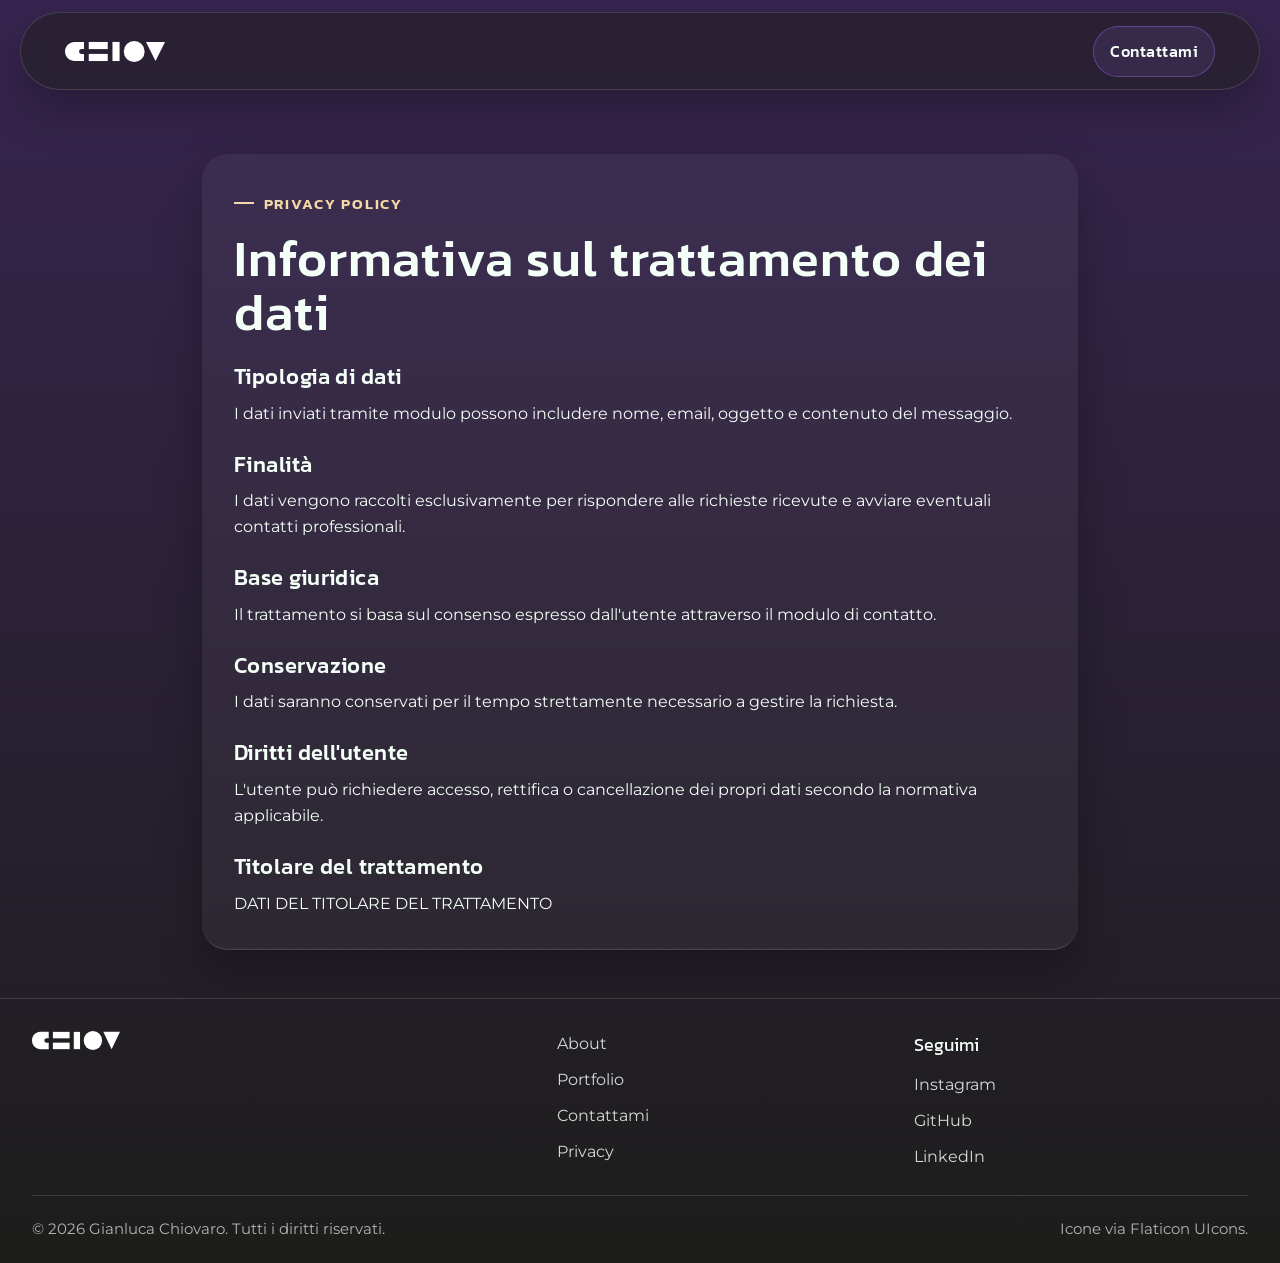
<file: privacy.html>
<!DOCTYPE html>
<html lang="it">
<head>
  <meta charset="UTF-8">
  <meta name="viewport" content="width=device-width, initial-scale=1.0">
  <title>Privacy Policy | Gianluca Chiovaro</title>
  <meta name="description" content="Informativa privacy del portfolio di Gianluca Chiovaro relativa ai dati inviati tramite modulo di contatto.">
  <meta name="robots" content="index, follow">
  <meta name="theme-color" content="#1d1d1b">
  <link rel="canonical" href="https://example.com/privacy.html">
  <link rel="icon" type="image/svg+xml" sizes="any" href="img/favicon.svg">
  <link rel="preconnect" href="https://fonts.googleapis.com">
  <link rel="preconnect" href="https://fonts.gstatic.com" crossorigin>
  <link href="https://fonts.googleapis.com/css2?family=Kanit:wght@300;400;500;600;700;800&family=Montserrat:wght@400;500;600;700&display=swap" rel="stylesheet">
  <link rel="stylesheet" href="https://cdn.jsdelivr.net/npm/bootstrap@5.3.7/dist/css/bootstrap.min.css">
  <link rel="stylesheet" href="style.css">
</head>
<body>
  <header class="site-header">
    <nav class="navbar navbar-expand-lg chalk-nav" aria-label="Navigazione principale">
      <div class="container-fluid site-shell">
        <a class="navbar-brand brand-mark" href="index.html" aria-label="Homepage di Gianluca Chiovaro">
            <img src="img/logo.svg" class="brand-mark" alt="Logo Chiov">
        </a>
        <button class="navbar-toggler chalk-toggler" type="button" data-bs-toggle="collapse" data-bs-target="#mainNavbar" aria-controls="mainNavbar" aria-expanded="false" aria-label="Apri il menu">
          <span></span>
          <span></span>
          <span></span>
        </button>
        <div class="collapse navbar-collapse" id="mainNavbar">
          <ul class="navbar-nav ms-auto align-items-lg-center gap-lg-2">
            <li class="nav-item"><a class="nav-link nav-link--cta" href="contattami.html">Contattami</a></li>
          </ul>
        </div>
      </div>
    </nav>
  </header>

  <main id="main-content" class="page-main">
    <section class="section-block">
      <div class="container-fluid site-shell policy-shell">
        <article class="chalk-card chalk-card--soft policy-card">
          <p class="section-kicker">Privacy policy</p>
          <h1>Informativa sul trattamento dei dati</h1>
          
          <h2>Tipologia di dati</h2>
          <p>I dati inviati tramite modulo possono includere nome, email, oggetto e contenuto del messaggio.</p>
          <h2>Finalità</h2>
          <p>I dati vengono raccolti esclusivamente per rispondere alle richieste ricevute e avviare eventuali contatti professionali.</p>
          <h2>Base giuridica</h2>
          <p>Il trattamento si basa sul consenso espresso dall'utente attraverso il modulo di contatto.</p>
          <h2>Conservazione</h2>
          <p>I dati saranno conservati per il tempo strettamente necessario a gestire la richiesta.</p>
          <h2>Diritti dell'utente</h2>
          <p>L'utente può richiedere accesso, rettifica o cancellazione dei propri dati secondo la normativa applicabile.</p>
          <h2>Titolare del trattamento</h2>
          <p>DATI DEL TITOLARE DEL TRATTAMENTO</p>
        </article>
      </div>
    </section>
  </main>

  <footer class="site-footer">
    <div class="container-fluid site-shell">
      <div class="footer-grid">
        <div>
            <a class="footer-brand brand-mark" href="index.html" aria-label="Homepage di Gianluca Chiovaro">
            <img src="img/logo.svg" class="brand-mark" alt="Logo Chiov">
            </a>
        </div>
        <nav aria-label="Link secondari">
          <ul class="footer-links">
            <li><a href="about.html">About</a></li>
            <li><a href="portfolio.html">Portfolio</a></li>
            <li><a href="contattami.html">Contattami</a></li>
            <li><a href="privacy.html">Privacy</a></li>
          </ul>
        </nav>
        <div>
          <p class="footer-title">Seguimi</p>
          <ul class="social-links">
            <li><a href="https://www.instagram.com/chiov_99/" target="_blank" rel="noopener noreferrer">Instagram</a></li>
            <li><a href="https://github.com/Elchiov" target="_blank" rel="noopener noreferrer">GitHub</a></li>
            <li><a href="https://www.linkedin.com/" target="_blank" rel="noopener noreferrer">LinkedIn</a></li>
          </ul>
        </div>
      </div>
      <div class="footer-bottom">
        <p>© 2026 Gianluca Chiovaro. Tutti i diritti riservati.</p>
        <p>Icone via Flaticon UIcons.</p>
      </div>
    </div>
  </footer>
  <script src="https://cdn.jsdelivr.net/npm/bootstrap@5.3.7/dist/js/bootstrap.bundle.min.js"></script>
</body>
</html>
</file>
<file: style.css>
:root {
  --chalk-black: #1d1d1b;
  --chalk-violet: #a26eed;
  --chalk-white: #f4fff8;
  --chalk-cream: #f4d8a8;
  --chalk-coral: #ff8f70;
  --chalk-muted: #bfc8c3;
  --chalk-line: rgba(244, 255, 248, 0.14);
  --chalk-line-strong: rgba(244, 255, 248, 0.28);
  --chalk-shadow: 0 18px 45px rgba(0, 0, 0, 0.28);
  --radius-lg: 26px;
  --radius-md: 18px;
  --radius-sm: 12px;
  --site-width: min(1240px, calc(100% - 2rem));
  --ease: 240ms ease;
}

*,
*::before,
*::after {
  box-sizing: border-box;
}

html {
  scroll-behavior: smooth;
}

body {
  margin: 0;
  font-family: "Montserrat", sans-serif;
  color: var(--chalk-white);
  background: linear-gradient(to bottom, #372550, #1d1d1b);
  line-height: 1.65;
  overflow-x: hidden;
}

body::before {
  content: "";
  position: fixed;
  inset: 0;
  pointer-events: none;
  opacity: 0.35;
}

a {
  color: inherit;
  text-decoration: none;
}

img {
  display: block;
  width: 100%;
  max-width: 100%;
}

.site-shell {
  width: var(--site-width);
  margin-inline: auto;
}

h1,
h2,
h3,
h4,
.brand-mark,
.nav-link,
.btn,
.section-kicker,
.project-card__category,
.timeline-step__num {
  font-family: "Kanit", sans-serif;
}

h1,
h2,
h3 {
  margin: 0 0 0.75rem;
  line-height: 1.05;
  letter-spacing: 0.02em;
}

h1 {
  font-size: clamp(2.8rem, 4vw, 5.8rem);
}

h2 {
  font-size: clamp(2rem, 3vw, 3.4rem);
}

h3 {
  font-size: clamp(1.25rem, 2vw, 1.7rem);
}

p,
ul {
  margin: 0;
}

.active {
  color: var(--chalk-violet)!important;
}

code {
  font-size: 0.95em;
  color: var(--chalk-cream);
}

/* =============================
   header / nav
   ============================= */

.site-header {
  position: sticky;
  top: 0;
  z-index: 200;
  padding-top: 0.75rem;
  background-color: rgba(162, 110, 237, 0);
}

.site-header::after {
  content: none;
  width: 100%;
  height: 100px;
  background: var(--chalk-black);
}

.chalk-nav {
  width: var(--site-width);
  margin-inline: auto;
  padding: 0.8rem 1rem;
  border: 1px solid var(--chalk-line);
  border-radius: 999px;
  background: rgba(29, 29, 27, 0.5);
  backdrop-filter: blur(8px);
  box-shadow: var(--chalk-shadow);
}

.brand-mark {
  display: inline-flex;
  flex-direction: column;
  gap: 0.05rem;
  width: 5em;
  transform: scaleX(1);
  transform-origin: center;
  transition: width var(--ease);
  color: var(--chalk-white);
}

.brand-mark:hover {
  transform: scale(1.05);
}

.navbar-nav .nav-link {
  position: relative;
  color: var(--chalk-white);
  font-size: 1rem;
  font-weight: 500;
  letter-spacing: 0.03em;
  padding: 0.7rem 1rem!important;
}

.navbar-nav .nav-link::after {
  content: "";
  position: absolute;
  left: 1rem;
  right: 1rem;
  bottom: 0.45rem;
  height: 2px;
  background: var(--chalk-violet);
  transform: scaleX(0);
  transform-origin: center;
  transition: transform var(--ease);
}

.navbar-nav .nav-link:hover::after,
.navbar-nav .nav-link.active::after,
.navbar-nav .nav-link:focus-visible::after {
  transform: scaleX(1);
}

.nav-link--cta {
  border: 1px solid rgba(162, 110, 237, 0.42);
  border-radius: 999px;
  background: rgba(162, 110, 237, 0.12);
  transition: var(--ease);
}

.nav-link--cta:hover {
  transform: rotate(-2deg);
}

.nav-link--cta::after {
  display: none;
}

.chalk-toggler {
  border: 0;
  box-shadow: none !important;
  padding: 0.35rem;
}

.chalk-toggler span {
  display: block;
  width: 28px;
  height: 2px;
  margin: 5px 0;
  border-radius: 999px;
  background: var(--chalk-white);
}

/* =============================
   blocchi condivisi
   ============================= */

.hero-section,
.page-hero,
.section-block {
  padding: clamp(1rem, 10vw, 3rem) 0;
}

.hero-section{
  background: linear-gradient(to bottom, #372550, #a26eed);
  clip-path: polygon(0 0, 100% 0, 100% 96%, 0 100%);
}

.page-main {
  padding-top: 1rem;
}

.section-block--contrast {
  background: linear-gradient(180deg, rgba(255,255,255,0.01), rgba(162, 110, 237, 0.06));
  border-top: 1px solid var(--chalk-line);
  border-bottom: 1px solid var(--chalk-line);
}

.section-kicker {
  display: inline-flex;
  align-items: center;
  gap: 0.6rem;
  margin-bottom: 1rem;
  font-size: 0.95rem;
  font-weight: 600;
  letter-spacing: 0.12em;
  text-transform: uppercase;
  color: var(--chalk-cream);
}

.section-kicker::before {
  content: "";
  display: inline-block;
  width: 1.25rem;
  height: 2px;
  background: currentColor;
}

.section-head {
  max-width: 720px;
  margin-bottom: 2rem;
}

.section-head--compact {
  margin-bottom: 2.5rem;
}

.lead-copy {
  font-size: clamp(0.9rem, 1.12vw, 1rem);
  color: rgba(244, 255, 248, 0.84);
  margin-top: 1rem;
}

.chalk-card {
  position: relative;
  padding: clamp(1.4rem, 2.8vw, 2rem);
  border-bottom: 1px solid var(--chalk-line);
  border-radius: var(--radius-lg);
  background: inherit;
  box-shadow: var(--chalk-shadow);
  overflow: hidden;
}

.chalk-card::before {
  content: "";
  position: absolute;
  inset: 0;
  border-radius: inherit;
  pointer-events: none;
  border-bottom: 1px dashed rgba(244, 255, 248, 0.05);
}

.chalk-card--soft {
  background: rgba(255, 255, 255, 0.045);
}

.chalk-card--accent {
  background:
    linear-gradient(180deg, rgba(162, 110, 237, 0.14), rgba(255, 143, 112, 0.08)),
    rgba(255,255,255,0.03);
}

.chalk-frame {
  position: relative;
  padding: 0.75rem;
  border: 1px solid var(--chalk-line-strong);
  border-radius: calc(var(--radius-lg) + 4px);
  background: rgba(255,255,255,0.02);
  box-shadow: var(--chalk-shadow);
}

.chalk-frame img {
  aspect-ratio: 4 / 3;
  object-fit: cover;
  border-radius: calc(var(--radius-lg) - 10px);
}

.chalk-frame figcaption {
  margin-top: 0.8rem;
  color: rgba(244,255,248,0.72);
  font-size: 0.95rem;
}

.chalk-frame--tilt-left {
  transform: rotate(-1.6deg);
}

.text-link {
  display: inline-flex;
  align-items: center;
  gap: 0.4rem;
  margin-top: 1rem;
  color: var(--chalk-cream);
  font-weight: 600;
}

.text-link:hover {
  color: var(--chalk-violet);
}

.chalk-btn {
  border: 1px solid rgba(162, 110, 237, 0.4) !important;
  border-radius: 999px !important;
  padding: 0.95rem 1.4rem !important;
  font-weight: 600 !important;
  letter-spacing: 0.03em;
  background: var(--chalk-violet) !important;
  color: var(--chalk-white) !important;
  box-shadow: 0 12px 28px rgba(162, 110, 237, 0.22);
  transition: var(--ease);
}

.chalk-btn:hover {
  transform: rotate(-2deg);
  background: #a26eed !important;
}

.chalk-btn--ghost {
  background: transparent !important;
  border-color: var(--chalk-line-strong) !important;
  box-shadow: none;
}

.fade-in {
  opacity: 0;
  transform: translateY(40px) scale(0.98);
  transition: all 0.8s ease;
}

.fade-in.show {
  opacity: 1;
  transform: translateY(0) scale(1);
}

.fade-in.delay-1 { transition-delay: 0.2s; }
.fade-in.delay-2 { transition-delay: 0.4s; }
.fade-in.delay-3 { transition-delay: 0.6s; }

.zoom-in {
  opacity: 0;
  transform: scale(0.85);
  transition: all 0.7s ease;
}

.zoom-in.show {
  opacity: 1;
  transform: scale(1);
}

.hero-portrait {
  position: absolute;
  right: 10vw;
  width: 30vw;

}

.geo-shapes {
  position: absolute;
  inset: 0;
  pointer-events: none;
}

.shape {
  position: absolute;
  opacity: 0.85;
  border-color: #a26eed;
  animation: floatShape 6s ease-in-out infinite, chalkPulse 6s ease-in-out infinite;
  filter: drop-shadow(0 0 4px rgba(162, 110, 237, 0.35));
}

.circle {
  width: 90px;
  height: 90px;
  border: 3px solid #a26eed;
  border-radius: 50%;
  top: 8%;
  right: 10%;
}

.triangle {
overflow: visible;
}

.rect {
  width: 120px;
  height: 55px;
  border: 3px solid #a26eed;
  bottom: 12%;
  left: 12%;
  transform: rotate(-12deg);
  animation-delay: 2s;
}

@keyframes chalkPulse {
  0%, 100% {
    opacity: 0.75;
  }
  50% {
    opacity: 1;
  }
}

@keyframes floatShape {
  0% {
    transform: translateY(0px) rotate(0deg);
  }
  50% {
    transform: translateY(-10px) rotate(4deg);
  }
  100% {
    transform: translateY(0px) rotate(0deg);
  }
}

/* =============================
   homepage
   ============================= */

.hero-grid,
.page-hero__grid,
.split-feature,
.bio-layout,
.contact-layout {
  display: grid;
  gap: 1.5rem;
}

.hero-grid {
  align-items: center;
}

.hero-grid img {
  position: absolute;
  top: -12vh;
  left: 0;
  width: 40vw;
}

.typewriter-hero {
  min-height: 25vh;
  display: flex;
  padding-bottom: 1rem;
}

.typewriter-box {
  font-family: "Kanit", sans-serif;
  font-size: clamp(2.8rem, 4vw, 5.8rem);
  font-weight: 400;
  max-width: 600px;
  line-height: 1;
}

#typewriter-text {
  display: inline;
  color: var(--chalk-cream);
}

.cursor {
  display: inline-block;
  margin-left: -0.8rem;
  margin-right: -0.5rem;
  color: var(--chalk-cream);
  animation: blink 0.8s infinite;
}

@keyframes blink {
  0%, 49% {
    opacity: 1;
  }
  50%, 100% {
    opacity: 0;
  }
}

.hero-copy {
  z-index: 1;
}

.hero-actions {
  display: flex;
  flex-wrap: wrap;
  gap: 0.9rem;
  margin-top: 1.8rem;
}

.hero-tags {
  display: flex;
  flex-wrap: wrap;
  gap: 0.75rem;
  margin-top: 1.6rem;
  padding: 0;
  list-style: none;
}

.hero-tags li {
  padding: 0.55rem 0.9rem;
  border: 1px solid var(--chalk-line-strong);
  border-radius: 999px;
  background: rgba(255,255,255,0.03);
  font-size: 0.92rem;
}

.marquee-section {
  border-top: 1px solid var(--chalk-line);
  border-bottom: 1px solid var(--chalk-line);
  padding: 1.1rem 0;
  rotate: calc(-1DEG);
  overflow: hidden;
}

.marquee-track {
  display: flex;
  gap: 2.25rem;
  width: max-content;
  padding-left: 1.5rem;
  font-family: "Kanit", sans-serif;
  font-size: 1.2rem;
  letter-spacing: 0.08em;
  text-transform: uppercase;
  color: rgba(244,255,248,0.78);
  animation: chalk-scroll 28s linear infinite;
}

.marquee-track span {
  position: relative;
}

.marquee-track span::after {
  content: "✦";
  margin-left: 2.25rem;
  color: var(--chalk-cream);
}

@keyframes chalk-scroll {
  from { transform: translateX(0); }
  to { transform: translateX(-50%); }
}

.approach-grid,
.project-grid,
.timeline-grid,
.cv-layout {
  display: grid;
  gap: 1.5rem;
}

.approach-grid {
  grid-template-columns: repeat(3, minmax(0, 1fr));
}

.icon-card {
  min-height: 100%;
}

.icon-badge {
  display: inline-grid;
  place-items: center;
  width: 3.2rem;
  height: 3.2rem;
  margin-bottom: 1rem;
  border-radius: 18px;
  background: rgba(162, 110, 237, 0.14);
  color: var(--chalk-violet);
  font-size: 1.3rem;
}

.split-feature {
  grid-template-columns: minmax(0, 0.95fr) minmax(0, 1.05fr);
  align-items: center;
}

.project-grid {
  grid-template-columns: repeat(3, minmax(0, 1fr));
}

.project-card__link {
  display: grid;
  gap: 1rem;
}

.project-card__image img {
  aspect-ratio: 4 / 4.4;
}

.project-card__category {
  margin-bottom: 0.6rem;
  letter-spacing: 0.12em;
  text-transform: uppercase;
  color: var(--chalk-cream);
}

.cta-panel {
  display: flex;
  justify-content: space-between;
  align-items: center;
  gap: 1.5rem;
}

/* =============================
   pagine interne
   ============================= */

.page-hero__grid {
  grid-template-columns: minmax(0, 1.05fr) minmax(0, 0.95fr);
  align-items: center;
}

.page-hero--compact {
  padding-bottom: 2rem;
}

.page-hero__copy-wide {
  max-width: 900px;
}

.bio-layout {
  grid-template-columns: minmax(0, 1.2fr) minmax(0, 0.8fr);
}

.check-list {
  list-style: none;
  padding: 0;
  display: grid;
  gap: 0.75rem;
}

.check-list li {
  position: relative;
  padding-left: 1.7rem;
}

.check-list li::before {
  content: "✓";
  position: absolute;
  left: 0;
  color: var(--chalk-violet);
  font-weight: 700;
}

.timeline-grid {
  display: grid;
  grid-template-columns: repeat(4, minmax(0, 1fr));
  gap: 1.5rem;
}

.timeline-step {
  overflow: hidden;
}

.timeline-step__trigger {
  width: 100%;
  background: transparent;
  border: 0;
  padding: 0;
  color: inherit;
  font: inherit;
  text-align: left;
  cursor: pointer;

  display: grid;
  grid-template-columns: auto 1fr auto;
  align-items: start;
  gap: 0.75rem 1rem;
}

.timeline-step__num {
  display: inline-block;
  margin-bottom: 1rem;
  color: var(--chalk-violet);
  font-size: 1.8rem;
  font-weight: 700;
  grid-column: 1;
  grid-row: 1;
}

.timeline-step__trigger h3 {
  margin: 0;
  grid-column: 2;
  grid-row: 1;
  align-self: center;
}

.timeline-step__plus {
  grid-column: 3;
  grid-row: 1;
  color: var(--chalk-violet);
  font-size: 1.8rem;
  font-weight: 600;
  line-height: 1;
  transition: transform 0.3s ease;
}

.timeline-step__content {
  max-height: 0;
  overflow: hidden;
  opacity: 0;
  transition: max-height 0.4s ease, opacity 0.3s ease, margin-top 0.3s ease;
  margin-top: 0;
}

.timeline-step__content p {
  margin: 0;
}

.timeline-step.is-open .timeline-step__content {
  max-height: 240px;
  opacity: 1;
  margin-top: 1rem;
}

.timeline-step.is-open .timeline-step__plus {
  transform: rotate(45deg);
}

.timeline-step__trigger:focus-visible {
  outline: 2px solid var(--chalk-violet);
  outline-offset: 6px;
}

.portfolio-showcase {
  display: grid;
  gap: 2rem;
}

.showcase-card {
  display: grid;
  grid-template-columns: minmax(0, 0.95fr) minmax(0, 1.05fr);
  gap: 1.5rem;
  align-items: center;
}

.showcase-card--reverse {
  grid-template-columns: minmax(0, 1.05fr) minmax(0, 0.95fr);
}

.showcase-card--reverse .showcase-card__image {
  order: 2;
}

.showcase-card--reverse .showcase-card__content {
  order: 1;
}

.masonry-grid {
  columns: 3 280px;
  column-gap: 1.5rem;
}

.masonry-card {
  break-inside: avoid;
  display: inline-block;
  width: 100%;
  margin-bottom: 1.5rem;
}

.masonry-card .chalk-frame {
  margin-bottom: 1rem;
}

.projects-grid {
  display: grid;
  grid-template-columns: repeat(12, 1fr);
  gap: 1.5rem;
}

.projects-grid > .project-card {
  grid-column: span 4;
  position: relative;
  overflow: hidden;
  cursor: pointer;
  border-radius: 1.5rem;
  min-height: 420px;
  background: rgba(255, 255, 255, 0.03);
  border: 1px solid rgba(244, 255, 248, 0.08);
  transition: transform 0.45s ease, border-color 0.35s ease, box-shadow 0.35s ease;
}

.projects-grid > .project-card:hover {
  transform: translateY(-8px);
  border-color: rgba(162, 110, 237, 0.5);
  box-shadow: 0 18px 40px rgba(0, 0, 0, 0.28);
}

.projects-grid > .project-card img {
  width: 100%;
  height: 100%;
  object-fit: cover;
  position: absolute;
  inset: 0;
}

.projects-grid > .project-card .project-card__content {
  position: absolute;
  inset: auto 0 0 0;
  padding: 1.5rem;
  z-index: 2;
  background:
    linear-gradient(to top, rgba(29, 29, 27, 0.92), rgba(29, 29, 27, 0.3), transparent);
}

.projects-grid > .project-card .project-card__meta {
  margin: 0 0 0.5rem;
  color: var(--chalk-violet);
  font-size: 0.95rem;
  letter-spacing: 0.08em;
  text-transform: uppercase;
}

.projects-grid > .project-card .project-card__content h2 {
  margin: 0;
  font-size: 1.7rem;
}

.project-view {
  position: fixed;
  inset: 0;
  z-index: 2000;
  background: rgba(29, 29, 27, 0.96);
  opacity: 0;
  visibility: hidden;
  pointer-events: none;
  transform: translateY(24px);
  transition:
    opacity 0.45s ease,
    transform 0.45s ease,
    visibility 0.45s ease;
}

.project-view.is-open {
  opacity: 1;
  visibility: visible;
  pointer-events: auto;
  transform: translateY(0);
}

.project-view__inner {
  height: 100vh;
  overflow-y: auto;
  padding: 2rem 0 4rem;
}

.project-view__topbar {
  position: sticky;
  top:0;
  z-index: 10;
  display: flex;
  justify-content: space-between;
  align-items: center;
  gap: 1rem;
  padding: 0.5rem 4vw;
  backdrop-filter: blur(14px);
  background: rgba(29, 29, 27, 0.78);
  border-bottom: 1px solid rgba(244, 255, 248, 0.08);
}

.project-view__back {
  border: 1px solid rgba(162, 110, 237, 0.35);
  background: transparent;
  color: var(--chalk-white);
  padding: 0.8rem 1rem;
  border-radius: 999px;
  transition: all 0.3s ease;
}

.project-view__back:hover {
  background: rgba(162, 110, 237, 0.14);
  border-color: rgba(162, 110, 237, 0.6);
}

.project-breadcrumb {
  display: flex;
  flex-wrap: wrap;
  gap: 0.5rem;
  font-size: 0.95rem;
  color: rgba(244, 255, 248, 0.7);
}

.project-breadcrumb a {
  color: var(--chalk-violet);
  text-decoration: none;
}

.project-detail {
  display: none;
  width: min(1200px, calc(100% - 3rem));
  margin: 0 auto;
  padding: 2rem 0 0;
}

.project-detail.active {
  display: block;
}

.project-hero {
  display: grid;
  grid-template-columns: 1.05fr 0.95fr;
  gap: 2rem;
  align-items: center;
  margin-bottom: 3rem;
}

.project-hero__media img {
  width: 100%;
  border-radius: 1.5rem;
  display: block;
}

.project-lead {
  font-size: 1.1rem;
  max-width: 60ch;
  opacity: 0.9;
  color: var(--chalk-white);
}

.project-body {
  display: grid;
  gap: 1.5rem;
}

.project-section {
  padding: 1.75rem;
  border-radius: 1.25rem;
  border: 1px solid rgba(244, 255, 248, 0.08);
  background: rgba(255, 255, 255, 0.025);
}

.project-section p {
  color: var(--chalk-white);
}

.project-gallery__grid {
  display: grid;
  grid-template-columns: repeat(12, 1fr);
  gap: 1rem;
}

.project-gallery__grid img {
  grid-column: span 4;
  width: 100%;
  border-radius: 1rem;
  display: block;
}

body.project-open {
  overflow: hidden;
}

.cv-layout {
  grid-template-columns: repeat(2, minmax(0, 1fr));
}

.contact-layout {
  grid-template-columns: minmax(0, 0.92fr) minmax(0, 1.08fr);
  align-items: start;
}

.contact-points {
  list-style: none;
  padding: 0;
  margin-top: 1.4rem;
  display: grid;
  gap: 0.8rem;
}

.contact-points li {
  display: flex;
  align-items: center;
  gap: 0.7rem;
}

.contact-form {
  display: grid;
  gap: 1.2rem;
}

.form-field {
  display: grid;
  gap: 0.5rem;
}

.form-field label {
  font-family: "Kanit", sans-serif;
  letter-spacing: 0.03em;
}

.form-field input,
.form-field textarea {
  width: 100%;
  padding: 0.95rem 1rem;
  border: 1px solid var(--chalk-line-strong);
  border-radius: 16px;
  background: rgba(255,255,255,0.03);
  color: var(--chalk-white);
  outline: none;
  transition: border-color var(--ease), box-shadow var(--ease), transform var(--ease);
}

.form-field input::placeholder,
.form-field textarea::placeholder {
  color: rgba(244,255,248,0.55);
}

.form-field input:focus,
.form-field textarea:focus {
  border-color: rgba(162, 110, 237, 0.8);
  box-shadow: 0 0 0 3px rgba(162, 110, 237, 0.18);
}

.form-field--checkbox {
  grid-template-columns: auto 1fr;
  align-items: start;
}

.form-field--checkbox input {
  width: 1rem;
  height: 1rem;
  margin-top: 0.35rem;
}

.policy-shell {
  max-width: 900px;
}

.policy-card h2 {
  font-size: 1.4rem;
  margin-top: 1.6rem;
}

/* =============================
   footer
   ============================= */

.site-footer {
  padding: 2rem 0 1.4rem;
  border-top: 1px solid var(--chalk-line);
}

.footer-grid {
  display: grid;
  grid-template-columns: 1.2fr 0.8fr 0.8fr;
  gap: 1.5rem;
  padding-bottom: 1.5rem;
}

.footer-brand,
.footer-title {
  margin-bottom: 0.75rem;
  font-family: "Kanit", sans-serif;
  font-size: 1.1rem;
}

.footer-links,
.social-links {
  list-style: none;
  padding: 0;
  display: grid;
  gap: 0.6rem;
}

.footer-links a,
.social-links a,
.footer-bottom a {
  color: rgba(244,255,248,0.84);
}

.footer-links a:hover,
.social-links a:hover,
.footer-bottom a:hover {
  color: var(--chalk-violet);
}

.footer-bottom {
  display: flex;
  justify-content: space-between;
  align-items: center;
  gap: 1rem;
  padding-top: 1.25rem;
  border-top: 1px solid var(--chalk-line);
  color: rgba(244,255,248,0.68);
  font-size: 0.95rem;
}

.footer-bottom--single {
  padding-top: 0;
  border-top: 0;
}

/* =============================
   responsive
   ============================= */

@media (max-width: 1199.98px) {

.hero-portrait {
  position: absolute;
  right:10vw;
  width: 30vw;
}

  .showcase-card--reverse .showcase-card__image,
  .showcase-card--reverse .showcase-card__content {
    order: initial;
  }

  .project-grid,
  .approach-grid,
  .cv-layout,
  .footer-grid {
    grid-template-columns: repeat(2, minmax(0, 1fr));
  }
}

@media (max-width: 991.98px) {

  .hero-grid,
  .page-hero__grid,
  .split-feature,
  .bio-layout,
  .showcase-card,
  .showcase-card--reverse,
  .contact-layout,
  .timeline-grid {
    grid-template-columns: 1fr;
  }

  .hero-grid img {
  position: absolute;
  top: -10vh;
  left: 55vw;
  opacity: 30%;
  width: 40vw;
}

.hero-portrait {
  position: absolute;
  right:0;
  width: 30vw;
  opacity: 50%!important;
}

  .site-header {
    padding-top: 0.5rem;
  }

  .chalk-nav {
    border-radius: 24px;
    padding: 0.8rem;
  }

  .navbar-collapse {
    margin-top: 0.85rem;
    padding-top: 0.85rem;
    border-top: 1px solid var(--chalk-line);
  }

  .navbar-nav .nav-link {
    padding-inline: 0 !important;
  }

  .nav-link--cta {
  max-width: min-content;
  background-color: transparent;
  border-width: 0px 0px 4px 0px;
  border-radius: 0;
  border-spacing: 2px;
  }

  .navbar-nav .nav-link::after {
    left: 0;
    right: auto;
    width: 2rem;
  }

  .cta-panel,
  .footer-bottom {
    flex-direction: column;
    align-items: flex-start;
  }

   .timeline-grid {
    grid-template-columns: repeat(2, minmax(0, 1fr));
  } 

  .projects-grid > .project-card {
    grid-column: span 6;
  }

  .project-hero {
    grid-template-columns: 1fr;
  }

  .project-gallery__grid img {
    grid-column: span 6;
  }  

}

@media (max-width: 767.98px) {
  :root {
    --site-width: min(calc(100% - 1rem), 1240px);
  }

  h1 {
    font-size: clamp(2.3rem, 11vw, 4rem);
  }

  h2 {
    font-size: clamp(1.7rem, 8vw, 2.8rem);
  }

  .hero-section,
  .page-hero,
  .section-block {
    padding: 3.5rem 0;
  }

  .hero-grid img {
  position: absolute;
  top: 2rem;
  left: 40vw;
  opacity: 30%;
  width: 100vw;
}

.hero-portrait {
  position: absolute;
  right:0;
  width: 50vw;
  height: 50vh;
}

.hero-portrait img {
  display: none;
}

  .typewriter-hero {
    min-height: 30vh;
  }

  .project-grid,
  .approach-grid,
  .cv-layout,
  .footer-grid {
    grid-template-columns: 1fr;
  }

  .masonry-grid {
    columns: 1;
  }

  .hero-actions {
    flex-direction: column;
    align-items: stretch;
  }

  .hero-tags {
    gap: 0.6rem;
  }

  .chalk-frame img,
  .projects-grid > .project-card .project-card__image img {
    aspect-ratio: 4 / 3;
  }
}

@media (max-width: 575px) {
  .timeline-grid {
    grid-template-columns: 1fr;
  }

  .projects-grid > .project-card {
    grid-column: span 12;
    min-height: 360px;
  }

  .project-view__topbar {
    align-items: flex-start;
    flex-direction: column;
  }

  .project-gallery__grid img {
    grid-column: span 12;
  }
}
</file>
